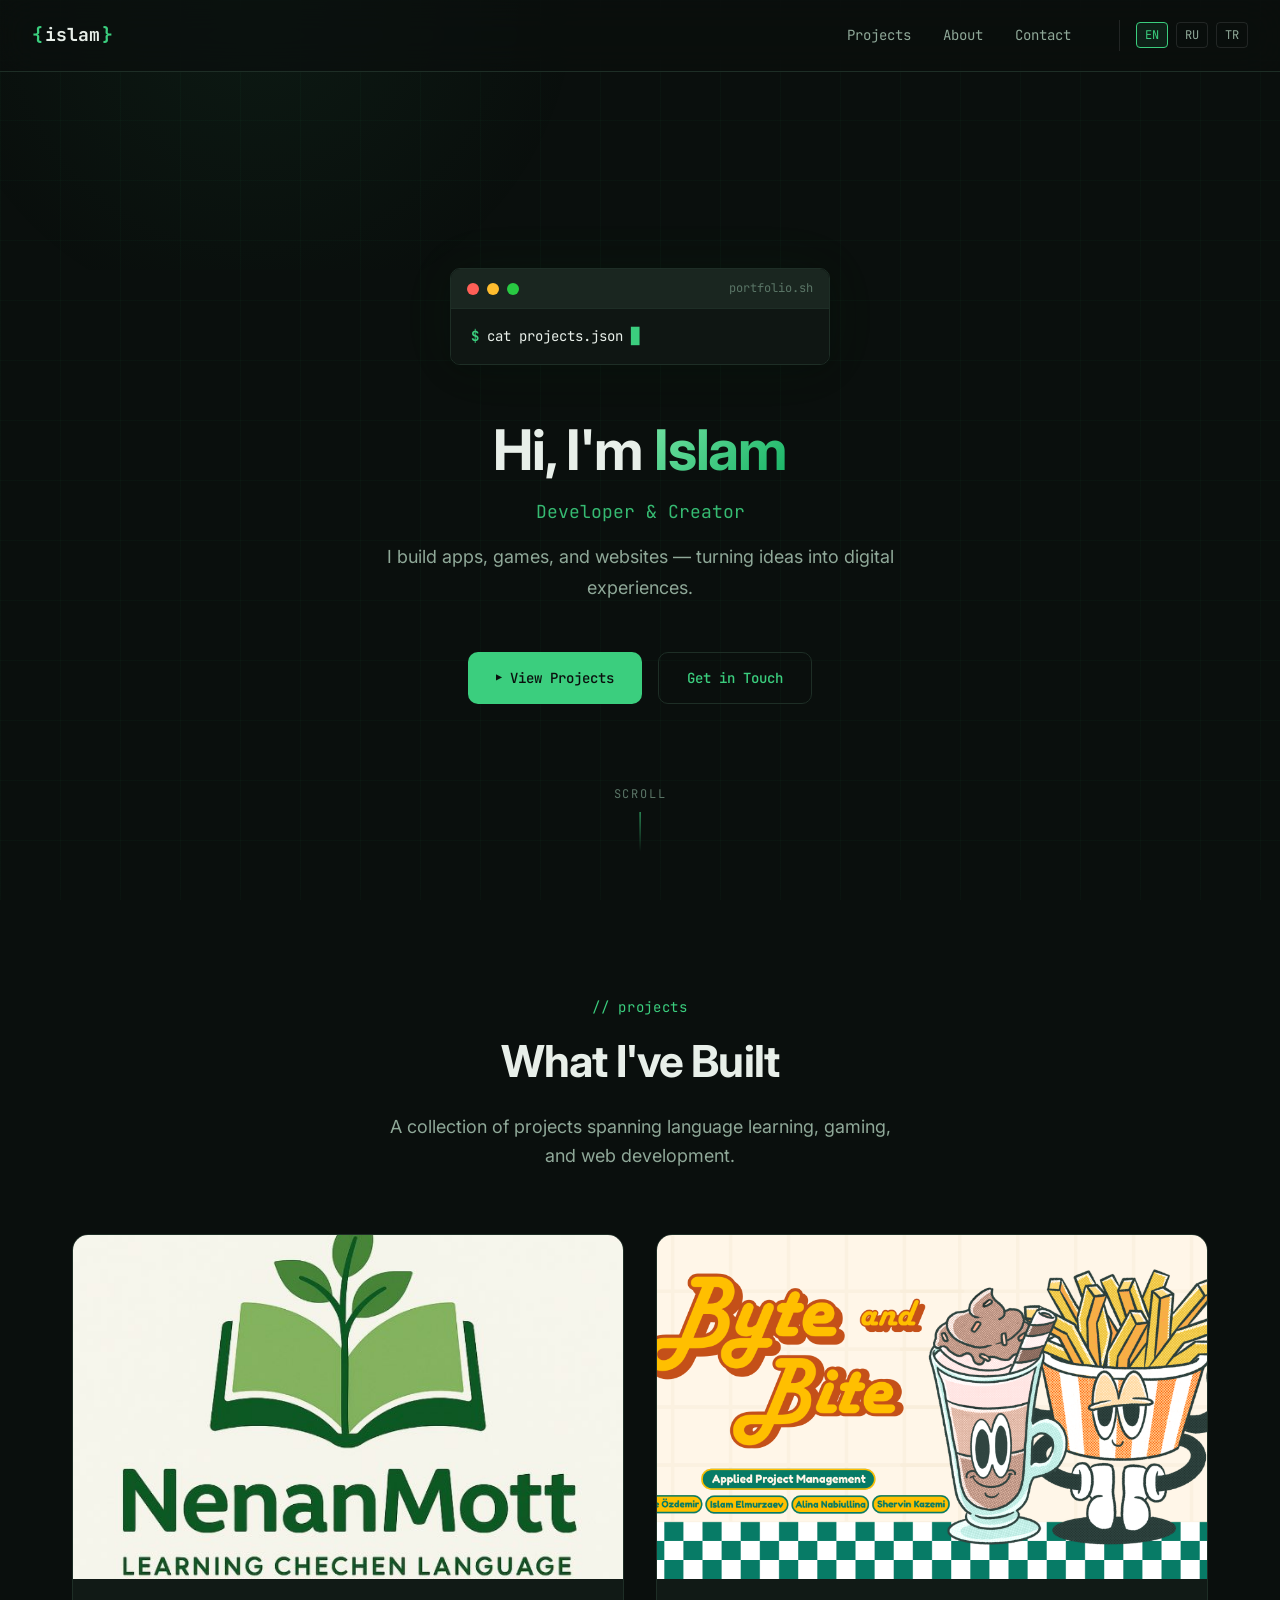
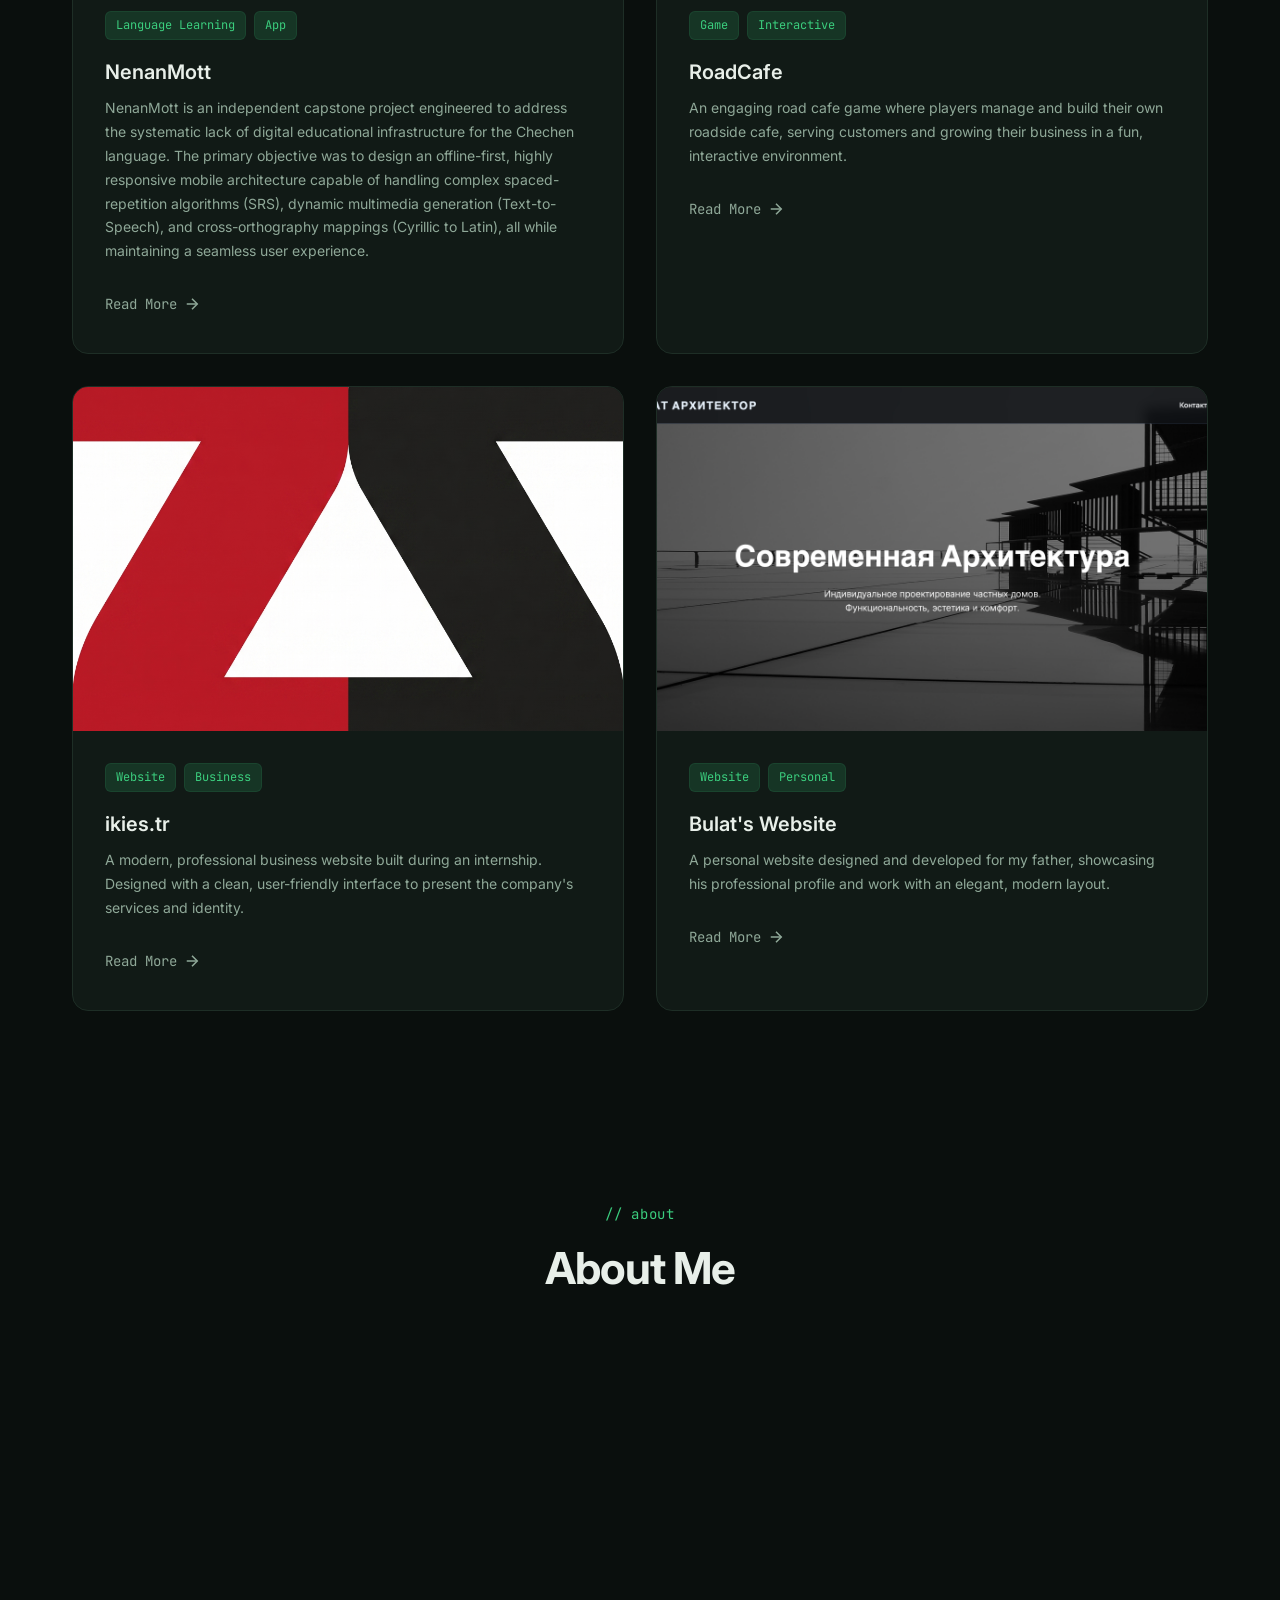
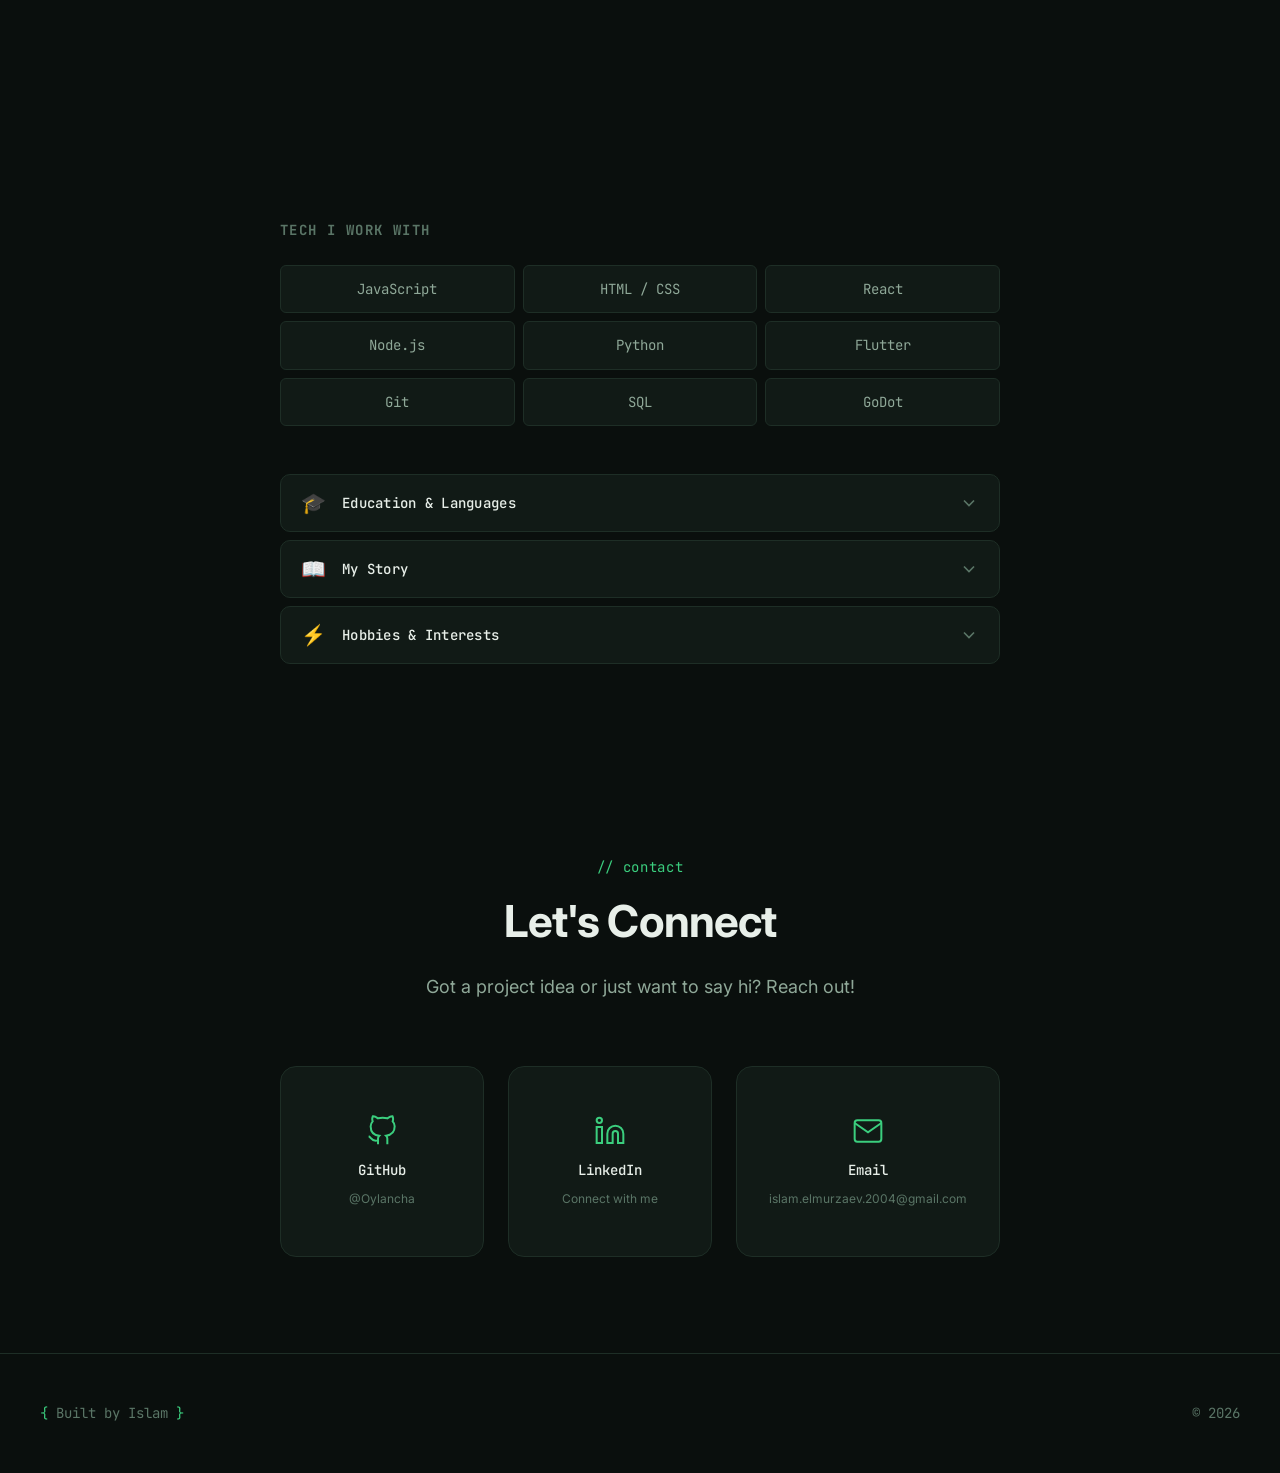
<file: index.html>
<!DOCTYPE html>
<html lang="en">

<head>
  <meta charset="UTF-8" />
  <meta name="viewport" content="width=device-width, initial-scale=1.0" />
  <title>Islam — Portfolio</title>
  <meta name="description"
    content="Islam's developer portfolio — showcasing projects in language learning, game development, and web design." />
  <meta name="keywords" content="developer, portfolio, web development, game development, language learning" />
  <meta name="author" content="Islam" />

  <link rel="preconnect" href="https://fonts.googleapis.com" />
  <link rel="preconnect" href="https://fonts.gstatic.com" crossorigin />
  <link
    href="https://fonts.googleapis.com/css2?family=JetBrains+Mono:wght@400;500;700&family=Inter:wght@300;400;500;600;700&display=swap"
    rel="stylesheet" />
  <link rel="stylesheet" href="style.css" />
  <script src="translations.js"></script>
</head>

<body>
  <!-- Animated background grid -->
  <div class="bg-grid" aria-hidden="true"></div>
  <div class="bg-glow" aria-hidden="true"></div>

  <!-- Navigation -->
  <nav class="nav" id="nav">
    <a href="#" class="nav__logo">
      <span class="nav__logo-bracket">{</span>
      <span class="nav__logo-name">islam</span>
      <span class="nav__logo-bracket">}</span>
    </a>
    <div class="nav__links">
      <a href="#projects" class="nav__link" data-i18n="nav-projects">Projects</a>
      <a href="#about" class="nav__link" data-i18n="nav-about">About</a>
      <a href="#contact" class="nav__link" data-i18n="nav-contact">Contact</a>
      <div class="lang-switch">
        <button class="lang-btn active" data-lang="en">EN</button>
        <button class="lang-btn" data-lang="ru">RU</button>
        <button class="lang-btn" data-lang="tr">TR</button>
      </div>
    </div>
    <button class="nav__toggle" id="navToggle" aria-label="Toggle menu">
      <span></span><span></span><span></span>
    </button>
  </nav>

  <!-- Mobile menu -->
  <div class="mobile-menu" id="mobileMenu">
    <a href="#projects" class="mobile-menu__link" data-i18n="nav-projects">Projects</a>
    <a href="#about" class="mobile-menu__link" data-i18n="nav-about">About</a>
    <a href="#contact" class="mobile-menu__link" data-i18n="nav-contact">Contact</a>
    <div class="lang-switch lang-switch--mobile">
      <button class="lang-btn active" data-lang="en">EN</button>
      <button class="lang-btn" data-lang="ru">RU</button>
      <button class="lang-btn" data-lang="tr">TR</button>
    </div>
  </div>

  <!-- Hero Section -->
  <header class="hero" id="hero">
    <div class="hero__content">
      <div class="hero__terminal">
        <div class="terminal__bar">
          <span class="terminal__dot terminal__dot--red"></span>
          <span class="terminal__dot terminal__dot--yellow"></span>
          <span class="terminal__dot terminal__dot--green"></span>
          <span class="terminal__title">portfolio.sh</span>
        </div>
        <div class="terminal__body">
          <p class="terminal__line">
            <span class="terminal__prompt">$</span>
            <span class="terminal__cmd" id="typedText"></span>
            <span class="terminal__cursor">█</span>
          </p>
        </div>
      </div>
      <h1 class="hero__title">
        Hi, I'm <span class="hero__name">Islam</span>
      </h1>
      <p class="hero__subtitle" data-i18n="hero-subtitle">Developer &amp; Creator</p>
      <p class="hero__description" data-i18n="hero-desc">
        I build apps, games, and websites — turning ideas into digital experiences.
      </p>
      <div class="hero__cta">
        <a href="#projects" class="btn btn--primary" data-i18n="hero-btn-projects">
          <span class="btn__icon">&#9654;</span> View Projects
        </a>
        <a href="#contact" class="btn btn--ghost" data-i18n="hero-btn-contact">Get in Touch</a>
      </div>
    </div>
    <div class="hero__scroll-indicator">
      <span data-i18n="hero-scroll">scroll</span>
      <div class="hero__scroll-line"></div>
    </div>
  </header>

  <!-- Projects Section -->
  <section class="projects" id="projects">
    <div class="section__header">
      <span class="section__label" data-i18n="sec-projects-label">// projects</span>
      <h2 class="section__title" data-i18n="sec-projects-title">What I've Built</h2>
      <p class="section__desc" data-i18n="sec-projects-desc">A collection of projects spanning language learning, gaming, and web development.</p>
    </div>

    <div class="projects__grid">

      <!-- Project 1: NenanMott -->
      <article class="project-card" id="project-nenanmott">
        <div class="project-card__media">
          <img src="assets/nenanmott-logo.jpg" alt="NenanMott app screenshot" />
          <!-- <video src="assets/nenanmott.mp4" autoplay muted loop playsinline></video> -->
        </div>
        <div class="project-card__content">
          <div class="project-card__tags">
            <span class="tag" data-i18n="tag-lang-learning">Language Learning</span>
            <span class="tag" data-i18n="tag-app">App</span>
          </div>
          <h3 class="project-card__title">NenanMott</h3>
          <p class="project-card__desc" data-i18n="proj-nenanmott-desc">
            A Chechen language learning application designed to help users learn and practice the Chechen language
            through interactive lessons and exercises.
          </p>
          <div class="project-card__links">
            <a href="project-nenanmott.html" class="project-card__link">
              <span data-i18n="proj-read-more">Read More</span>
              <svg width="18" height="18" viewBox="0 0 24 24" fill="none" stroke="currentColor" stroke-width="2">
                <line x1="5" y1="12" x2="19" y2="12"></line>
                <polyline points="12 5 19 12 12 19"></polyline>
              </svg>
            </a>
          </div>
        </div>
      </article>

      <!-- Project 2: RoadCafe (bab) -->
      <article class="project-card" id="project-roadcafe">
        <div class="project-card__media">
          <img src="assets/Byte.png" alt="RoadCafe game screenshot" />
          <!-- <video src="assets/roadcafe.mp4" autoplay muted loop playsinline></video> -->
        </div>
        <div class="project-card__content">
          <div class="project-card__tags">
            <span class="tag" data-i18n="tag-game">Game</span>
            <span class="tag" data-i18n="tag-interactive">Interactive</span>
          </div>
          <h3 class="project-card__title">RoadCafe</h3>
          <p class="project-card__desc" data-i18n="proj-roadcafe-desc">
            An engaging road cafe game where players manage and build their own roadside cafe, serving customers and
            growing their business in a fun, interactive environment.
          </p>
          <div class="project-card__links">
            <a href="project-roadcafe.html" class="project-card__link">
              <span data-i18n="proj-read-more">Read More</span>
              <svg width="18" height="18" viewBox="0 0 24 24" fill="none" stroke="currentColor" stroke-width="2">
                <line x1="5" y1="12" x2="19" y2="12"></line>
                <polyline points="12 5 19 12 12 19"></polyline>
              </svg>
            </a>
          </div>
        </div>
      </article>

      <!-- Project 3: ikies.tr -->
      <article class="project-card" id="project-ikies">
        <div class="project-card__media">

          <img src="assets/ikies-logo.jpg" alt="ikies.tr website screenshot" />
          <!-- <video src="assets/ikies.mp4" autoplay muted loop playsinline></video> -->
        </div>
        <div class="project-card__content">
          <div class="project-card__tags">
            <span class="tag" data-i18n="tag-website">Website</span>
            <span class="tag" data-i18n="tag-business">Business</span>
          </div>
          <h3 class="project-card__title">ikies.tr</h3>
          <p class="project-card__desc" data-i18n="proj-ikies-desc">
            A modern, professional business website built during an internship. Designed with a clean, user-friendly
            interface to present the company's services and identity.
          </p>
          <div class="project-card__links">
            <a href="project-ikies.html" class="project-card__link">
              <span data-i18n="proj-read-more">Read More</span>
              <svg width="18" height="18" viewBox="0 0 24 24" fill="none" stroke="currentColor" stroke-width="2">
                <line x1="5" y1="12" x2="19" y2="12"></line>
                <polyline points="12 5 19 12 12 19"></polyline>
              </svg>
            </a>
          </div>
        </div>
      </article>

      <!-- Project 4: Bulat -->
      <article class="project-card" id="project-bulat">
        <div class="project-card__media">

          <img src="assets/bulat-pic.png" alt="Bulat website screenshot" />
          <!-- <video src="assets/bulat.mp4" autoplay muted loop playsinline></video> -->
        </div>
        <div class="project-card__content">
          <div class="project-card__tags">
            <span class="tag" data-i18n="tag-website">Website</span>
            <span class="tag" data-i18n="tag-personal">Personal</span>
          </div>
          <h3 class="project-card__title">Bulat's Website</h3>
          <p class="project-card__desc" data-i18n="proj-bulat-desc">
            A personal website designed and developed for my father, showcasing his professional profile and work with
            an elegant, modern layout.
          </p>
          <div class="project-card__links">
            <a href="project-bulat.html" class="project-card__link">
              <span data-i18n="proj-read-more">Read More</span>
              <svg width="18" height="18" viewBox="0 0 24 24" fill="none" stroke="currentColor" stroke-width="2">
                <line x1="5" y1="12" x2="19" y2="12"></line>
                <polyline points="12 5 19 12 12 19"></polyline>
              </svg>
            </a>
          </div>
        </div>
      </article>

    </div>
  </section>

  <!-- About Section -->
  <section class="about" id="about">
    <div class="section__header">
      <span class="section__label" data-i18n="sec-about-label">// about</span>
      <h2 class="section__title" data-i18n="sec-about-title">About Me</h2>
    </div>
    <div class="about__content">
      <div class="about__text">
        <p data-i18n="about-p1">
          I'm a developer passionate about building things that matter - from language preservation tools to interactive
          games to clean, modern websites. I enjoy the full spectrum of development: designing interfaces, writing
          backend logic, and shipping polished products.
        </p>
        <p data-i18n="about-p2">
          When I'm not coding, I'm exploring new technologies, working on creative projects, or finding new ways to
          blend culture with tech.
        </p>
      </div>
      <div class="about__stats">
        <div class="stat">
          <span class="stat__number" data-target="4">0</span>
          <span class="stat__label" data-i18n="stat-projects">Projects</span>
        </div>
        <div class="stat">
          <span class="stat__number" data-target="3">0</span>
          <span class="stat__label" data-i18n="stat-domains">Domains</span>
        </div>
        <div class="stat">
          <span class="stat__number">&infin;</span>
          <span class="stat__label" data-i18n="stat-ideas">Ideas</span>
        </div>
      </div>
      <div class="about__tech">
        <h3 class="about__tech-title" data-i18n="tech-title">Tech I Work With</h3>
        <div class="tech-grid">
          <div class="tech-item">JavaScript</div>
          <div class="tech-item">HTML / CSS</div>
          <div class="tech-item">React</div>
          <div class="tech-item">Node.js</div>
          <div class="tech-item">Python</div>
          <div class="tech-item">Flutter</div>
          <div class="tech-item">Git</div>
          <div class="tech-item">SQL</div>
          <div class="tech-item">GoDot</div>
        </div>
      </div>

      <!-- Expandable Sections -->
      <div class="accordion-group">

        <!-- Education -->
        <div class="accordion" id="accordion-education">
          <button class="accordion__trigger" aria-expanded="false">
            <span class="accordion__icon">🎓</span>
            <span class="accordion__title" data-i18n="acc-edu-title">Education & Languages</span>
            <svg class="accordion__arrow" width="20" height="20" viewBox="0 0 24 24" fill="none" stroke="currentColor"
              stroke-width="2">
              <polyline points="6 9 12 15 18 9"></polyline>
            </svg>
          </button>
          <div class="accordion__panel">
            <div class="accordion__content">
              <h4 data-i18n="acc-edu-h4-academic">Academic Background</h4>
              <ul>
                <li data-i18n="acc-edu-li1"><strong>MSc in Mechanical Engineering</strong> | Istanbul Beykent University (Currently Studying)
                </li>
                <li data-i18n="acc-edu-li2"><strong>BSc in Computer Engineering</strong> | Istanbul Beykent University (2022 –
                  2026)<br>Graduated with a 3.51 GPA.</li>
                <li data-i18n="acc-edu-li3"><strong>High School Diploma</strong> | MBOU Gymnasium N5, Russia (Graduated 2022)<br>Graduated with
                  perfect grades. Awarded "Student of the Year" (2021). Winner of multiple regional Olympiads in
                  English.</li>
              </ul>
              <h4 data-i18n="acc-edu-h4-lang">Languages</h4>
              <ul>
                <li data-i18n="acc-edu-lang1"><strong>Russian:</strong> Native</li>
                <li data-i18n="acc-edu-lang2"><strong>Chechen:</strong> Native</li>
                <li data-i18n="acc-edu-lang3"><strong>English:</strong> C1 (Advanced)</li>
                <li data-i18n="acc-edu-lang4"><strong>Turkish:</strong> B1–B2 (Intermediate)</li>
              </ul>
            </div>
          </div>
        </div>

        <!-- Life Story -->
        <div class="accordion" id="accordion-life">
          <button class="accordion__trigger" aria-expanded="false">
            <span class="accordion__icon">📖</span>
            <span class="accordion__title" data-i18n="acc-story-title">My Story</span>
            <svg class="accordion__arrow" width="20" height="20" viewBox="0 0 24 24" fill="none" stroke="currentColor"
              stroke-width="2">
              <polyline points="6 9 12 15 18 9"></polyline>
            </svg>
          </button>
          <div class="accordion__panel">
            <div class="accordion__content">
              <p data-i18n="acc-story-p1">I was born and raised in Urus-Martan, a small town in Chechnya. Growing up, I was always into a mix of
                studying and sports, but during my school years, I really went all-in on my education. Around middle
                school, I started learning English and made up my mind that I wanted to study abroad. That was also when
                my childhood interest in tech hit a whole new level. I spent way too much time researching hacking,
                exploring tech in general, and trying to teach myself some programming languages.</p>
              <p data-i18n="acc-story-p2">But then things took a turn. In high school, I actually started preparing to become an architect. My
                dad is an architect, so I was fully planning to get my bachelor's in it. I even made a bunch of 3D
                projects and artwork during that phase that I still keep around today. At the very last second, though,
                I changed my mind and pivoted to Computer Engineering.</p>
              <p data-i18n="acc-story-p3">In 2022, I made the move to Istanbul and started my bachelor's at Beykent University. I learned a ton
                of programming languages—C, C++, C#, Java, Assembly, SQL—and scored really well on their exams, even
                though my focus wasn't on building practical projects with them at the time. Outside of coding and
                studying, I got really into photography. I've spent countless hours editing in Adobe Lightroom and
                putting together videos in CapCut, always trying to level up my skills. On top of that, in 2025, I
                decided to get serious about my physique. I hit some big goals in the gym and I've been staying
                consistent with my strength training ever since.</p>
            </div>
          </div>
        </div>

        <!-- Hobbies -->
        <div class="accordion" id="accordion-hobbies">
          <button class="accordion__trigger" aria-expanded="false">
            <span class="accordion__icon">⚡</span>
            <span class="accordion__title" data-i18n="acc-hob-title">Hobbies & Interests</span>
            <svg class="accordion__arrow" width="20" height="20" viewBox="0 0 24 24" fill="none" stroke="currentColor"
              stroke-width="2">
              <polyline points="6 9 12 15 18 9"></polyline>
            </svg>
          </button>
          <div class="accordion__panel">
            <div class="accordion__content">
              <p data-i18n="acc-hob-p">When I'm not studying or working, I'm usually doing one of these:</p>
              <ul>
                <li data-i18n="acc-hob-li1"><strong>Photography & Video Editing:</strong> Taking photos and editing videos to try and get better
                  at the craft.</li>
                <li data-i18n="acc-hob-li2"><strong>Pop-Science & Lectures:</strong> I'm a massive nerd for neurobiology, biology, physics, and
                  engineering. I love reading books or putting on a good lecture about how things work.</li>
                <li data-i18n="acc-hob-li3"><strong>The Gym:</strong> Strength training has become a huge, consistent part of my routine.</li>
                <li data-i18n="acc-hob-li4"><strong>Exploring & Mapping:</strong> I love wandering around new places and actually adding
                  locations, info, and details to Google Maps.</li>
                <li data-i18n="acc-hob-li5"><strong>Organizing:</strong> Files, physical items, literally anything. I just find it super
                  satisfying to put things in perfect order.</li>
              </ul>
            </div>
          </div>
        </div>

      </div>
    </div>
  </section>

  <!-- Contact Section -->
  <section class="contact" id="contact">
    <div class="section__header">
      <span class="section__label" data-i18n="sec-contact-label">// contact</span>
      <h2 class="section__title" data-i18n="sec-contact-title">Let's Connect</h2>
      <p class="section__desc" data-i18n="sec-contact-desc">Got a project idea or just want to say hi? Reach out!</p>
    </div>
    <div class="contact__links">
      <a href="https://github.com/Oylancha" class="contact-card" id="contact-github" target="_blank" rel="noopener">
        <svg class="contact-card__icon" width="32" height="32" viewBox="0 0 24 24" fill="none" stroke="currentColor"
          stroke-width="1.5">
          <path
            d="M9 19c-5 1.5-5-2.5-7-3m14 6v-3.87a3.37 3.37 0 0 0-.94-2.61c3.14-.35 6.44-1.54 6.44-7A5.44 5.44 0 0 0 20 4.77 5.07 5.07 0 0 0 19.91 1S18.73.65 16 2.48a13.38 13.38 0 0 0-7 0C6.27.65 5.09 1 5.09 1A5.07 5.07 0 0 0 5 4.77a5.44 5.44 0 0 0-1.5 3.78c0 5.42 3.3 6.61 6.44 7A3.37 3.37 0 0 0 9 18.13V22" />
        </svg>
        <span class="contact-card__label">GitHub</span>
        <span class="contact-card__value" data-i18n="contact-github-val">@Oylancha</span>
      </a>
      <a href="https://www.linkedin.com/in/islam-elmurzaev-1bb155248/" class="contact-card" id="contact-linkedin"
        target="_blank" rel="noopener">
        <svg class="contact-card__icon" width="32" height="32" viewBox="0 0 24 24" fill="none" stroke="currentColor"
          stroke-width="1.5">
          <path d="M16 8a6 6 0 0 1 6 6v7h-4v-7a2 2 0 0 0-2-2 2 2 0 0 0-2 2v7h-4v-7a6 6 0 0 1 6-6z" />
          <rect x="2" y="9" width="4" height="12" />
          <circle cx="4" cy="4" r="2" />
        </svg>
        <span class="contact-card__label">LinkedIn</span>
        <span class="contact-card__value" data-i18n="contact-li-val">Connect with me</span>
      </a>
      <a href="mailto:islam.elmurzaev.2004@gmail.com" class="contact-card" id="contact-email" target="_blank"
        rel="noopener">
        <svg class="contact-card__icon" width="32" height="32" viewBox="0 0 24 24" fill="none" stroke="currentColor"
          stroke-width="1.5">
          <path d="M4 4h16c1.1 0 2 .9 2 2v12c0 1.1-.9 2-2 2H4c-1.1 0-2-.9-2-2V6c0-1.1.9-2 2-2z" />
          <polyline points="22,6 12,13 2,6" />
        </svg>
        <span class="contact-card__label">Email</span>
        <span class="contact-card__value">islam.elmurzaev.2004@gmail.com</span>
      </a>
    </div>
  </section>

  <!-- Footer -->
  <footer class="footer">
    <div class="footer__content">
      <span class="footer__text">
        <span class="footer__bracket">{</span> <span data-i18n="footer-text">Built by Islam</span> <span class="footer__bracket">}</span>
      </span>
      <span class="footer__year">© 2026</span>
    </div>
  </footer>

  <script src="script.js"></script>
</body>

</html>
</file>
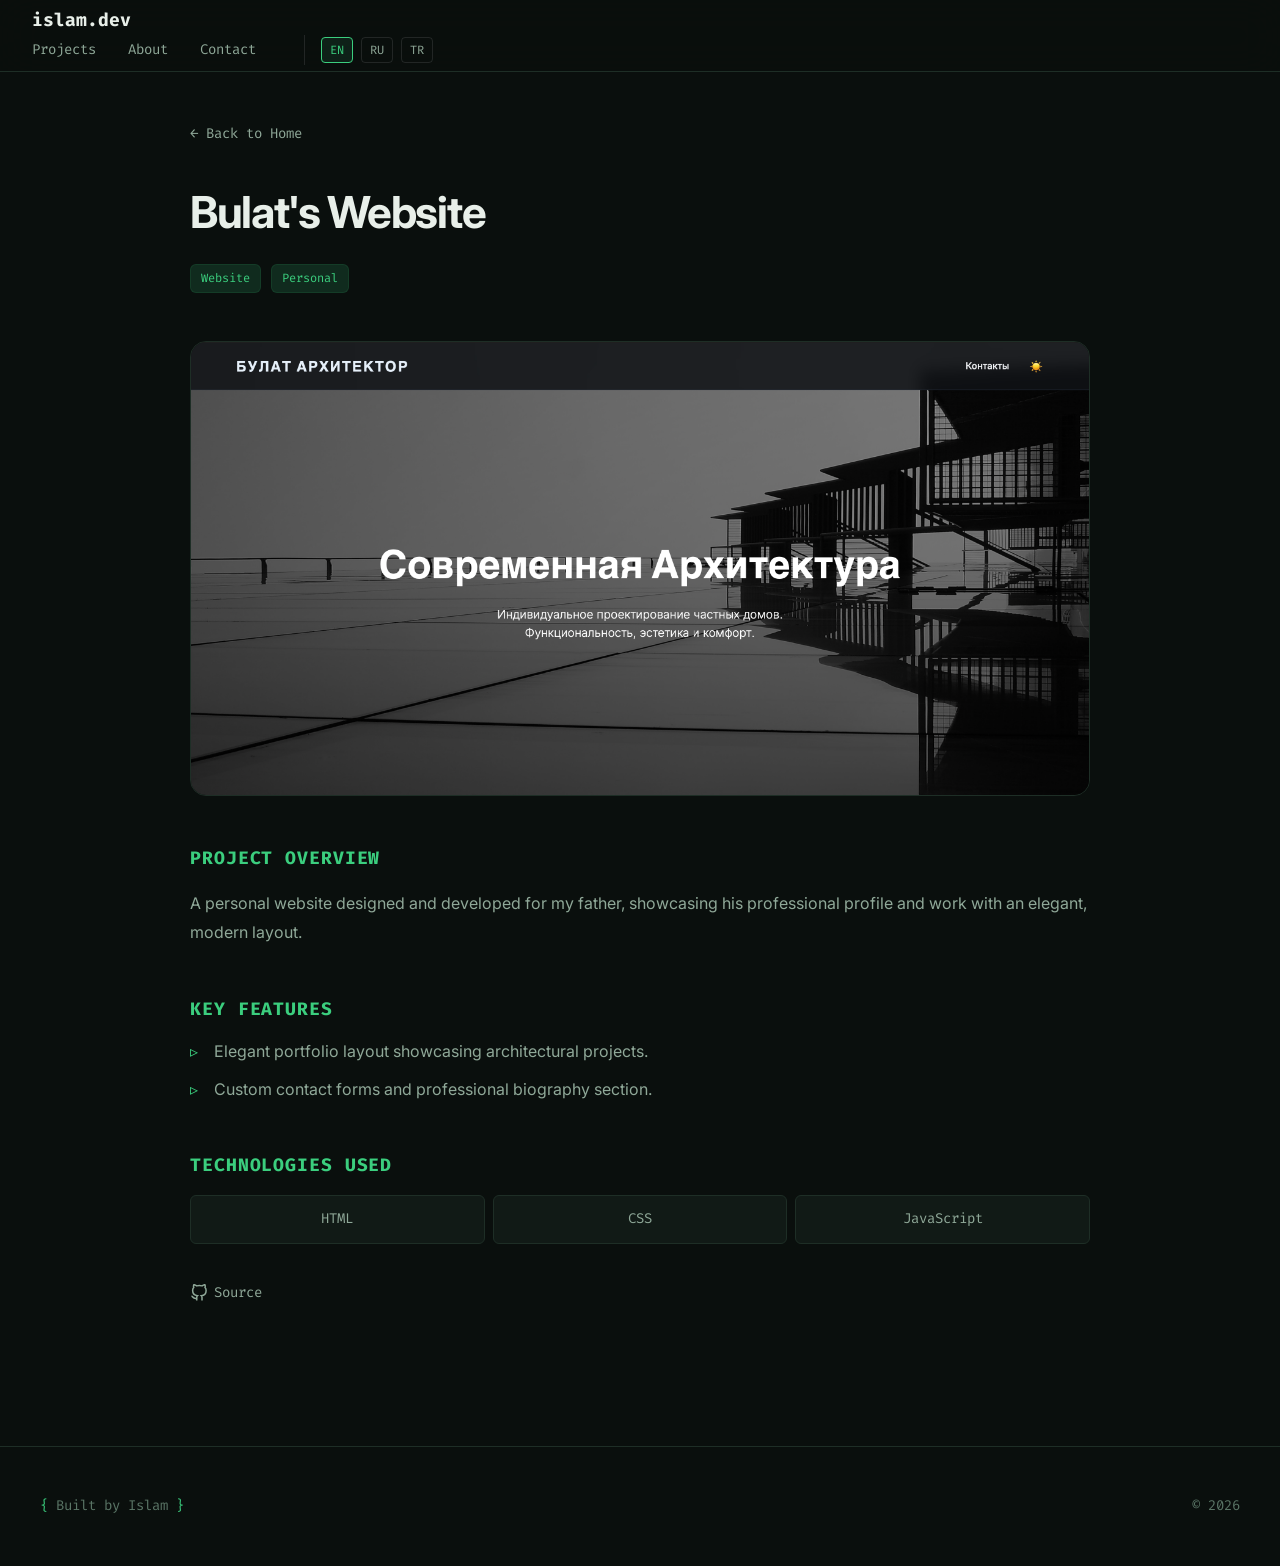
<file: project-bulat.html>
<!DOCTYPE html>
<html lang="en">
<head>
  <meta charset="UTF-8">
  <meta name="viewport" content="width=device-width, initial-scale=1.0">
  <title>Bulat Project | Islam's Portfolio</title>
  <link rel="stylesheet" href="style.css">
  <link rel="preconnect" href="https://fonts.googleapis.com">
  <link rel="preconnect" href="https://fonts.gstatic.com" crossorigin>
  <link href="https://fonts.googleapis.com/css2?family=Fira+Code:wght@400;500;700&family=Inter:wght@400;500;600;700&display=swap" rel="stylesheet">
</head>
<body>

  <!-- Navigation -->
  <nav class="nav" id="nav">
    <div class="nav__content">
      <div class="nav__logo">
        <a href="index.html" class="nav__logo-name" style="text-decoration:none; color:inherit;">islam.dev</a>
      </div>
      <div class="nav__links">
        <a href="index.html#projects" class="nav__link" data-i18n="nav-projects">Projects</a>
        <a href="index.html#about" class="nav__link" data-i18n="nav-about">About</a>
        <a href="index.html#contact" class="nav__link" data-i18n="nav-contact">Contact</a>
        <div class="lang-switch">
          <button class="lang-btn active" data-lang="en">EN</button>
          <button class="lang-btn" data-lang="ru">RU</button>
          <button class="lang-btn" data-lang="tr">TR</button>
        </div>
      </div>
      <button class="nav__toggle" id="navToggle" aria-label="Toggle menu">
        <span></span>
        <span></span>
        <span></span>
      </button>
    </div>
  </nav>

  <!-- Mobile Menu -->
  <div class="mobile-menu" id="mobileMenu">
    <a href="index.html#projects" class="mobile-menu__link" data-i18n="nav-projects">Projects</a>
    <a href="index.html#about" class="mobile-menu__link" data-i18n="nav-about">About</a>
    <a href="index.html#contact" class="mobile-menu__link" data-i18n="nav-contact">Contact</a>
    <div class="lang-switch lang-switch--mobile">
      <button class="lang-btn active" data-lang="en">EN</button>
      <button class="lang-btn" data-lang="ru">RU</button>
      <button class="lang-btn" data-lang="tr">TR</button>
    </div>
  </div>

  <!-- Main Content -->
  <main class="project-page">
    
    <div class="project-header">
      <a href="index.html#projects" class="btn-back" data-i18n="proj-btn-back">&larr; Back to Home</a>
      <h1 class="project-header__title">Bulat's Website</h1>
      <div class="project-header__tags">
        <span class="tag" data-i18n="tag-website">Website</span>
        <span class="tag" data-i18n="tag-personal">Personal</span>
      </div>
    </div>

    <div class="project-hero-media">
      <img src="assets/bulat-pic.png" alt="Bulat Project">
    </div>

    <div class="project-section">
      <h2 class="project-section__title" data-i18n="proj-sec-overview">Project Overview</h2>
      <p data-i18n="proj-bulat-desc">
        A personal website designed and developed for my father, showcasing his professional profile and work with an elegant, modern layout.
      </p>
    </div>

    <div class="project-section">
      <h2 class="project-section__title" data-i18n="proj-sec-features">Key Features</h2>
      <ul class="project-features-list">
        <li data-i18n="proj-bulat-feat1">Elegant portfolio layout showcasing architectural projects.</li>
        <li data-i18n="proj-bulat-feat2">Custom contact forms and professional biography section.</li>
      </ul>
    </div>

    <div class="project-section">
      <h2 class="project-section__title" data-i18n="proj-sec-tech">Technologies Used</h2>
      <div class="tech-grid" style="margin-top: 10px;">
        <div class="tech-item">HTML</div>
        <div class="tech-item">CSS</div>
        <div class="tech-item">JavaScript</div>
      </div>
      
      <div class="project-links">
        <a href="https://oylancha.github.io" class="project-card__link" target="_blank" rel="noopener">
          <svg width="18" height="18" viewBox="0 0 24 24" fill="none" stroke="currentColor" stroke-width="2">
            <path d="M9 19c-5 1.5-5-2.5-7-3m14 6v-3.87a3.37 3.37 0 0 0-.94-2.61c3.14-.35 6.44-1.54 6.44-7A5.44 5.44 0 0 0 20 4.77 5.07 5.07 0 0 0 19.91 1S18.73.65 16 2.48a13.38 13.38 0 0 0-7 0C6.27.65 5.09 1 5.09 1A5.07 5.07 0 0 0 5 4.77a5.44 5.44 0 0 0-1.5 3.78c0 5.42 3.3 6.61 6.44 7A3.37 3.37 0 0 0 9 18.13V22"></path>
          </svg>
          <span data-i18n="proj-link-source">Source</span>
        </a>
      </div>
    </div>
  </main>

  <!-- Footer -->
  <footer class="footer" style="margin-top: 40px;">
    <div class="footer__content">
      <span class="footer__text">
        <span class="footer__bracket">{</span> <span data-i18n="footer-text">Built by Islam</span> <span class="footer__bracket">}</span>
      </span>
      <span class="footer__year">© 2026</span>
    </div>
  </footer>

  <script src="translations.js"></script>
  <script src="script.js"></script>
</body>
</html>
</file>
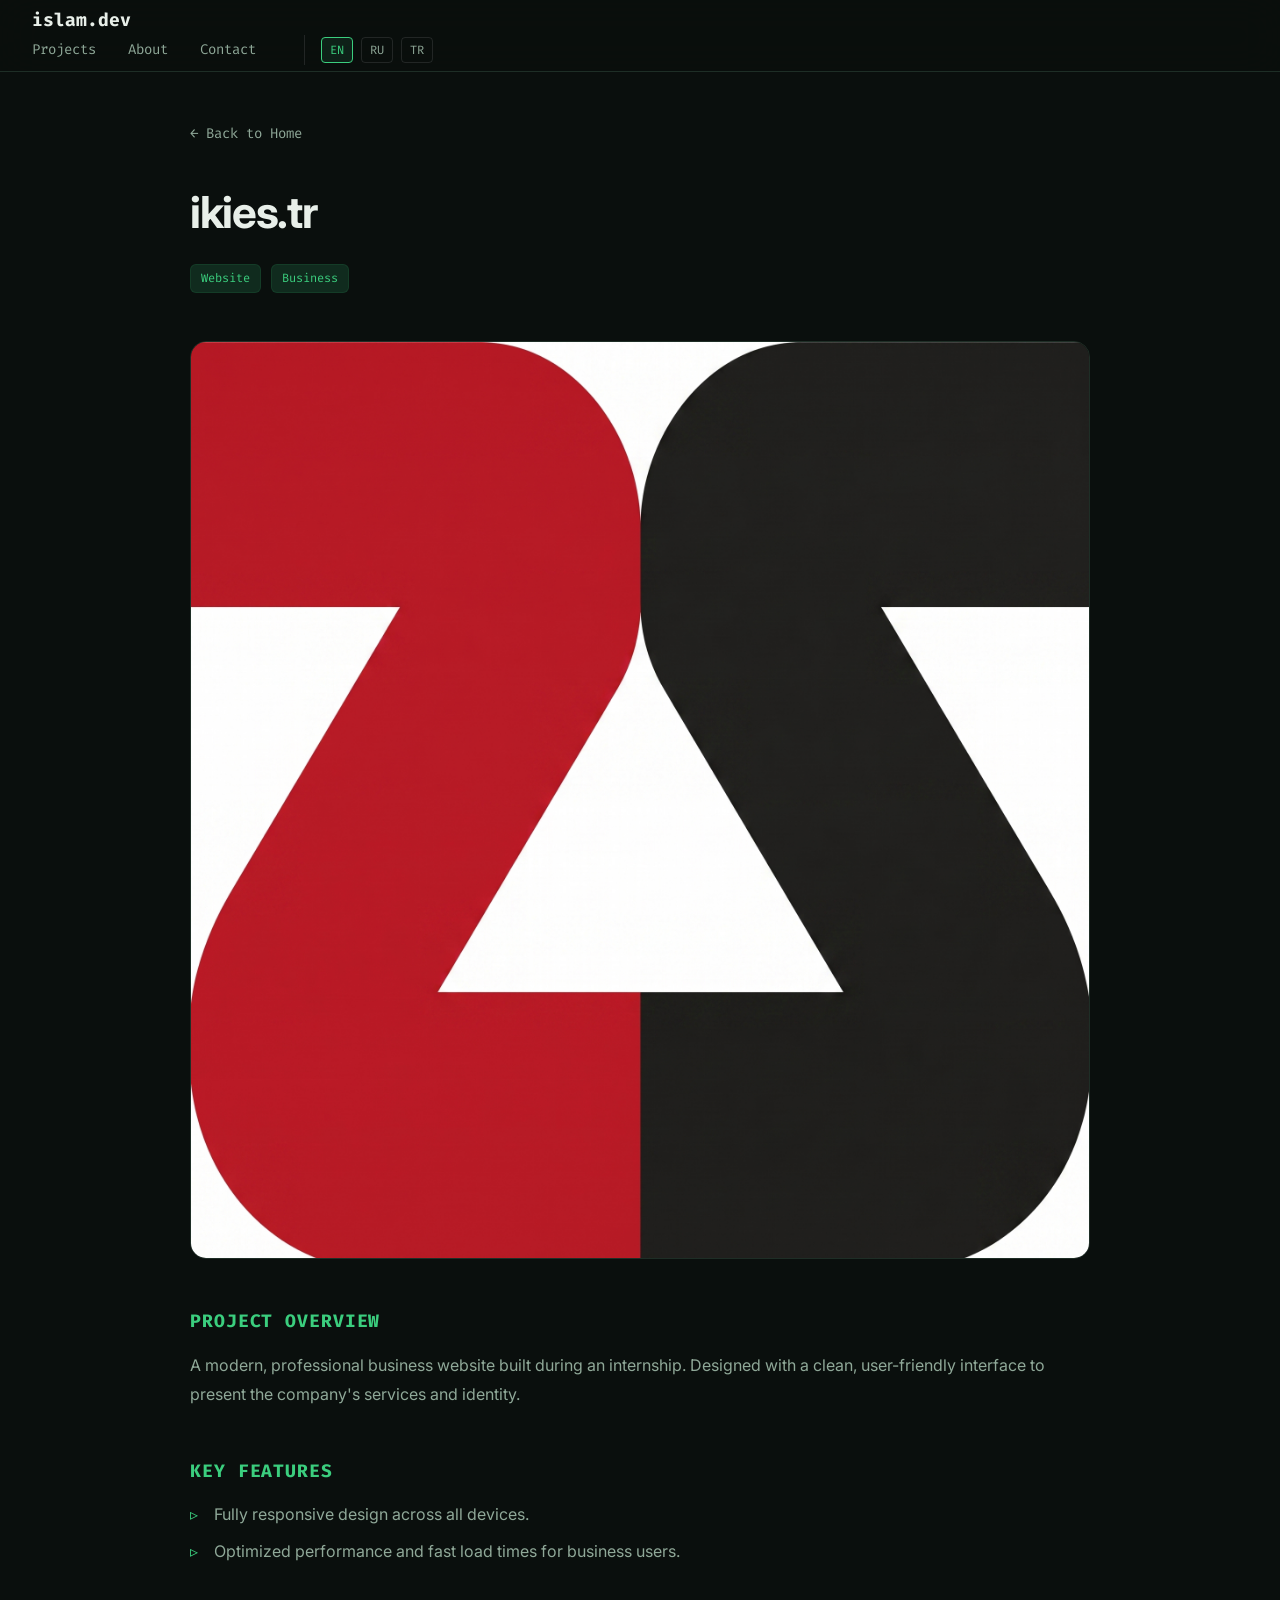
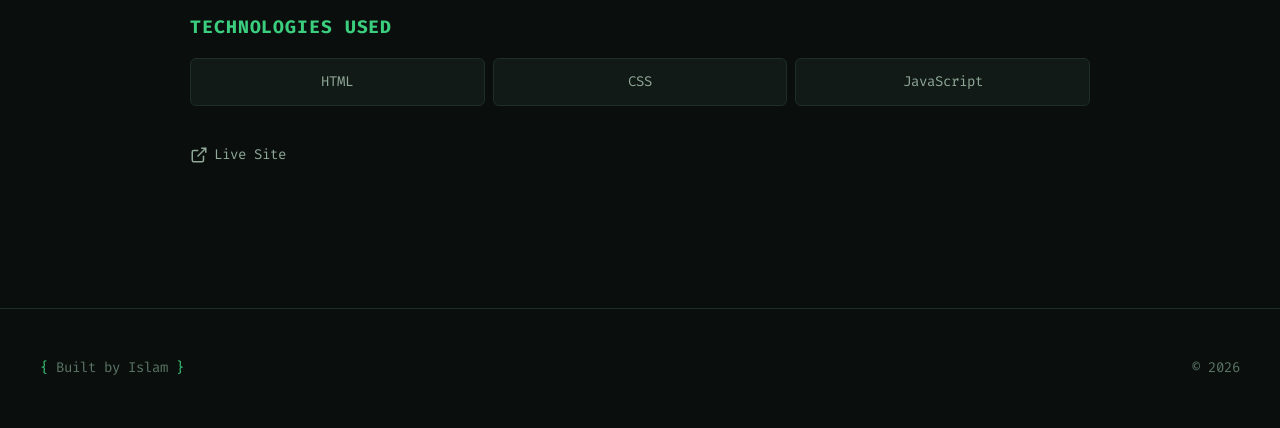
<file: project-ikies.html>
<!DOCTYPE html>
<html lang="en">
<head>
  <meta charset="UTF-8">
  <meta name="viewport" content="width=device-width, initial-scale=1.0">
  <title>ikies.tr Project | Islam's Portfolio</title>
  <link rel="stylesheet" href="style.css">
  <link rel="preconnect" href="https://fonts.googleapis.com">
  <link rel="preconnect" href="https://fonts.gstatic.com" crossorigin>
  <link href="https://fonts.googleapis.com/css2?family=Fira+Code:wght@400;500;700&family=Inter:wght@400;500;600;700&display=swap" rel="stylesheet">
</head>
<body>

  <!-- Navigation -->
  <nav class="nav" id="nav">
    <div class="nav__content">
      <div class="nav__logo">
        <a href="index.html" class="nav__logo-name" style="text-decoration:none; color:inherit;">islam.dev</a>
      </div>
      <div class="nav__links">
        <a href="index.html#projects" class="nav__link" data-i18n="nav-projects">Projects</a>
        <a href="index.html#about" class="nav__link" data-i18n="nav-about">About</a>
        <a href="index.html#contact" class="nav__link" data-i18n="nav-contact">Contact</a>
        <div class="lang-switch">
          <button class="lang-btn active" data-lang="en">EN</button>
          <button class="lang-btn" data-lang="ru">RU</button>
          <button class="lang-btn" data-lang="tr">TR</button>
        </div>
      </div>
      <button class="nav__toggle" id="navToggle" aria-label="Toggle menu">
        <span></span>
        <span></span>
        <span></span>
      </button>
    </div>
  </nav>

  <!-- Mobile Menu -->
  <div class="mobile-menu" id="mobileMenu">
    <a href="index.html#projects" class="mobile-menu__link" data-i18n="nav-projects">Projects</a>
    <a href="index.html#about" class="mobile-menu__link" data-i18n="nav-about">About</a>
    <a href="index.html#contact" class="mobile-menu__link" data-i18n="nav-contact">Contact</a>
    <div class="lang-switch lang-switch--mobile">
      <button class="lang-btn active" data-lang="en">EN</button>
      <button class="lang-btn" data-lang="ru">RU</button>
      <button class="lang-btn" data-lang="tr">TR</button>
    </div>
  </div>

  <!-- Main Content -->
  <main class="project-page">
    
    <div class="project-header">
      <a href="index.html#projects" class="btn-back" data-i18n="proj-btn-back">&larr; Back to Home</a>
      <h1 class="project-header__title">ikies.tr</h1>
      <div class="project-header__tags">
        <span class="tag" data-i18n="tag-website">Website</span>
        <span class="tag" data-i18n="tag-business">Business</span>
      </div>
    </div>

    <div class="project-hero-media">
      <img src="assets/ikies-logo.jpg" alt="ikies.tr Project">
    </div>

    <div class="project-section">
      <h2 class="project-section__title" data-i18n="proj-sec-overview">Project Overview</h2>
      <p data-i18n="proj-ikies-desc">
        A modern, professional business website built during an internship. Designed with a clean, user-friendly interface to present the company's services and identity.
      </p>
    </div>

    <div class="project-section">
      <h2 class="project-section__title" data-i18n="proj-sec-features">Key Features</h2>
      <ul class="project-features-list">
        <li data-i18n="proj-ikies-feat1">Fully responsive design across all devices.</li>
        <li data-i18n="proj-ikies-feat2">Optimized performance and fast load times for business users.</li>
      </ul>
    </div>

    <div class="project-section">
      <h2 class="project-section__title" data-i18n="proj-sec-tech">Technologies Used</h2>
      <div class="tech-grid" style="margin-top: 10px;">
        <div class="tech-item">HTML</div>
        <div class="tech-item">CSS</div>
        <div class="tech-item">JavaScript</div>
      </div>
      
      <div class="project-links">
        <a href="https://ikies.tr" class="project-card__link" target="_blank" rel="noopener">
          <svg width="18" height="18" viewBox="0 0 24 24" fill="none" stroke="currentColor" stroke-width="2">
            <path d="M18 13v6a2 2 0 0 1-2 2H5a2 2 0 0 1-2-2V8a2 2 0 0 1 2-2h6"></path>
            <polyline points="15 3 21 3 21 9"></polyline>
            <line x1="10" y1="14" x2="21" y2="3"></line>
          </svg>
          <span data-i18n="proj-link-live">Live Site</span>
        </a>
      </div>
    </div>
  </main>

  <!-- Footer -->
  <footer class="footer" style="margin-top: 40px;">
    <div class="footer__content">
      <span class="footer__text">
        <span class="footer__bracket">{</span> <span data-i18n="footer-text">Built by Islam</span> <span class="footer__bracket">}</span>
      </span>
      <span class="footer__year">© 2026</span>
    </div>
  </footer>

  <script src="translations.js"></script>
  <script src="script.js"></script>
</body>
</html>
</file>
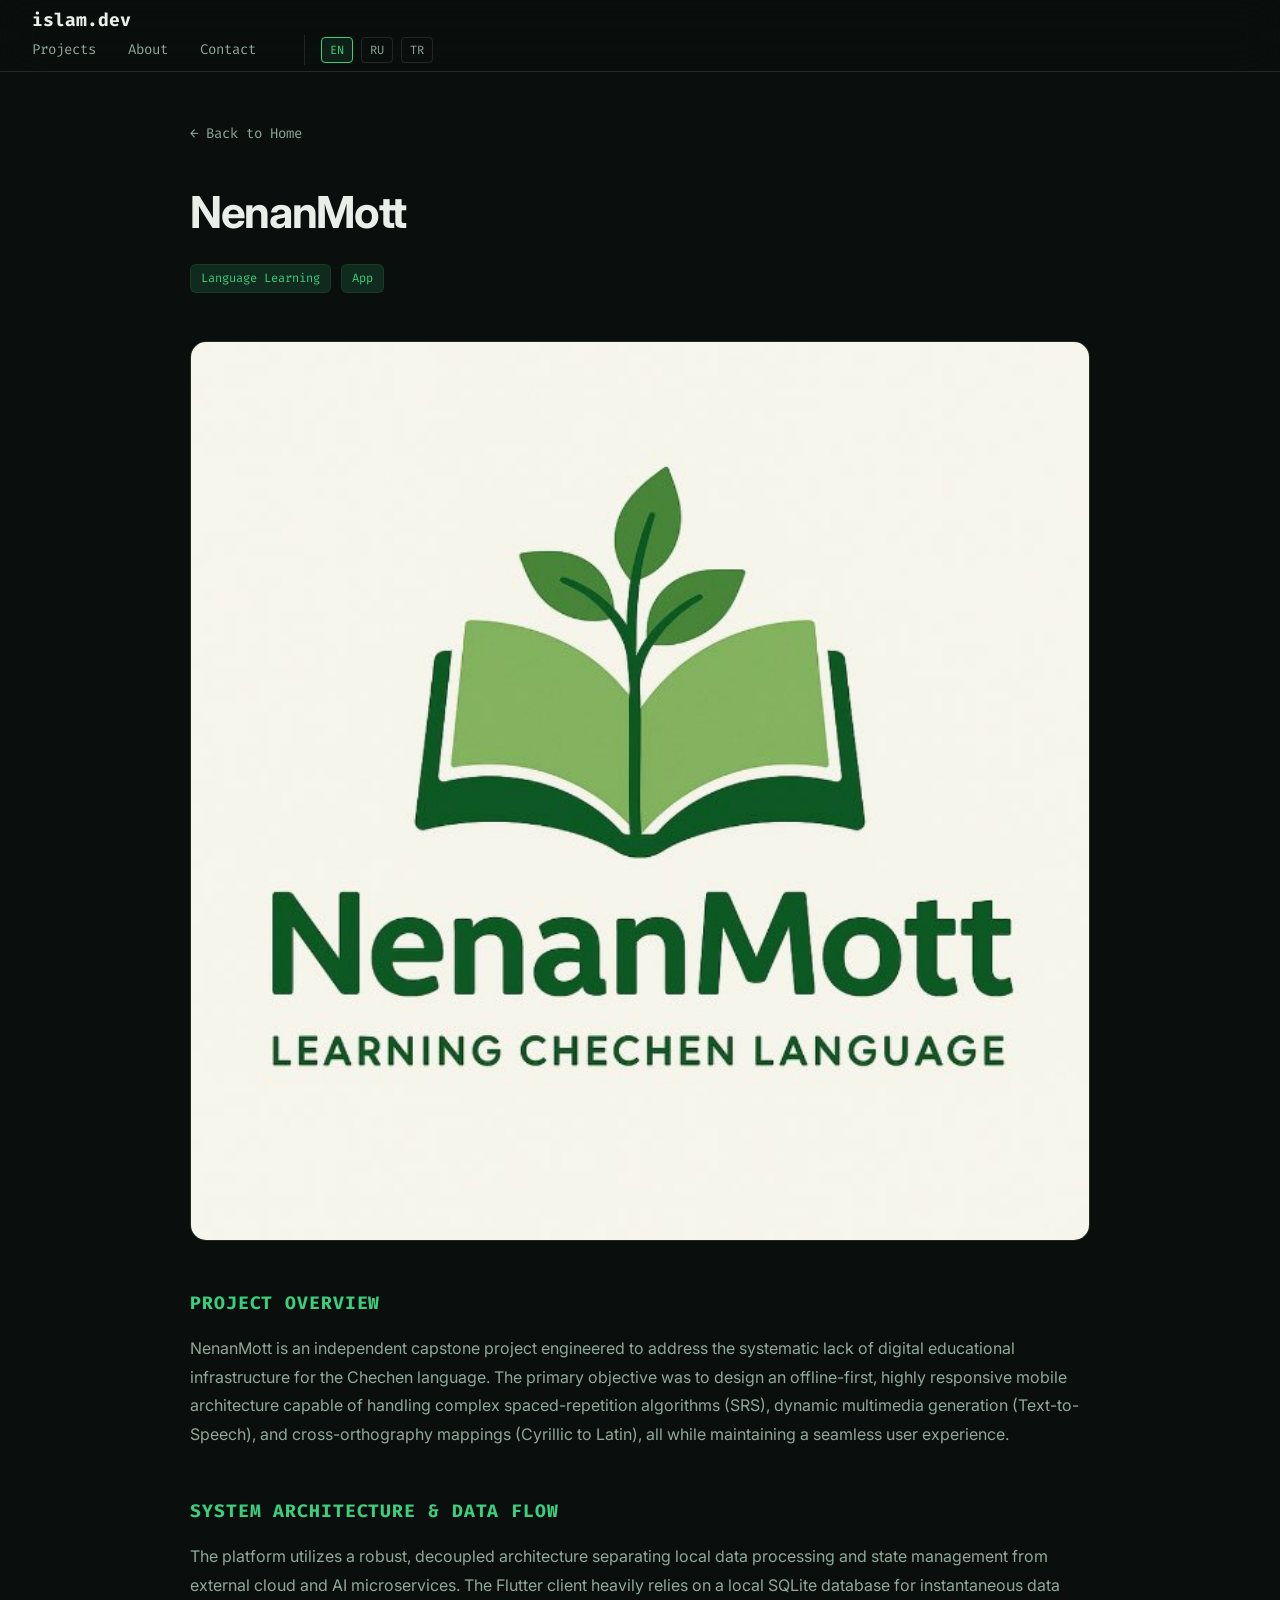
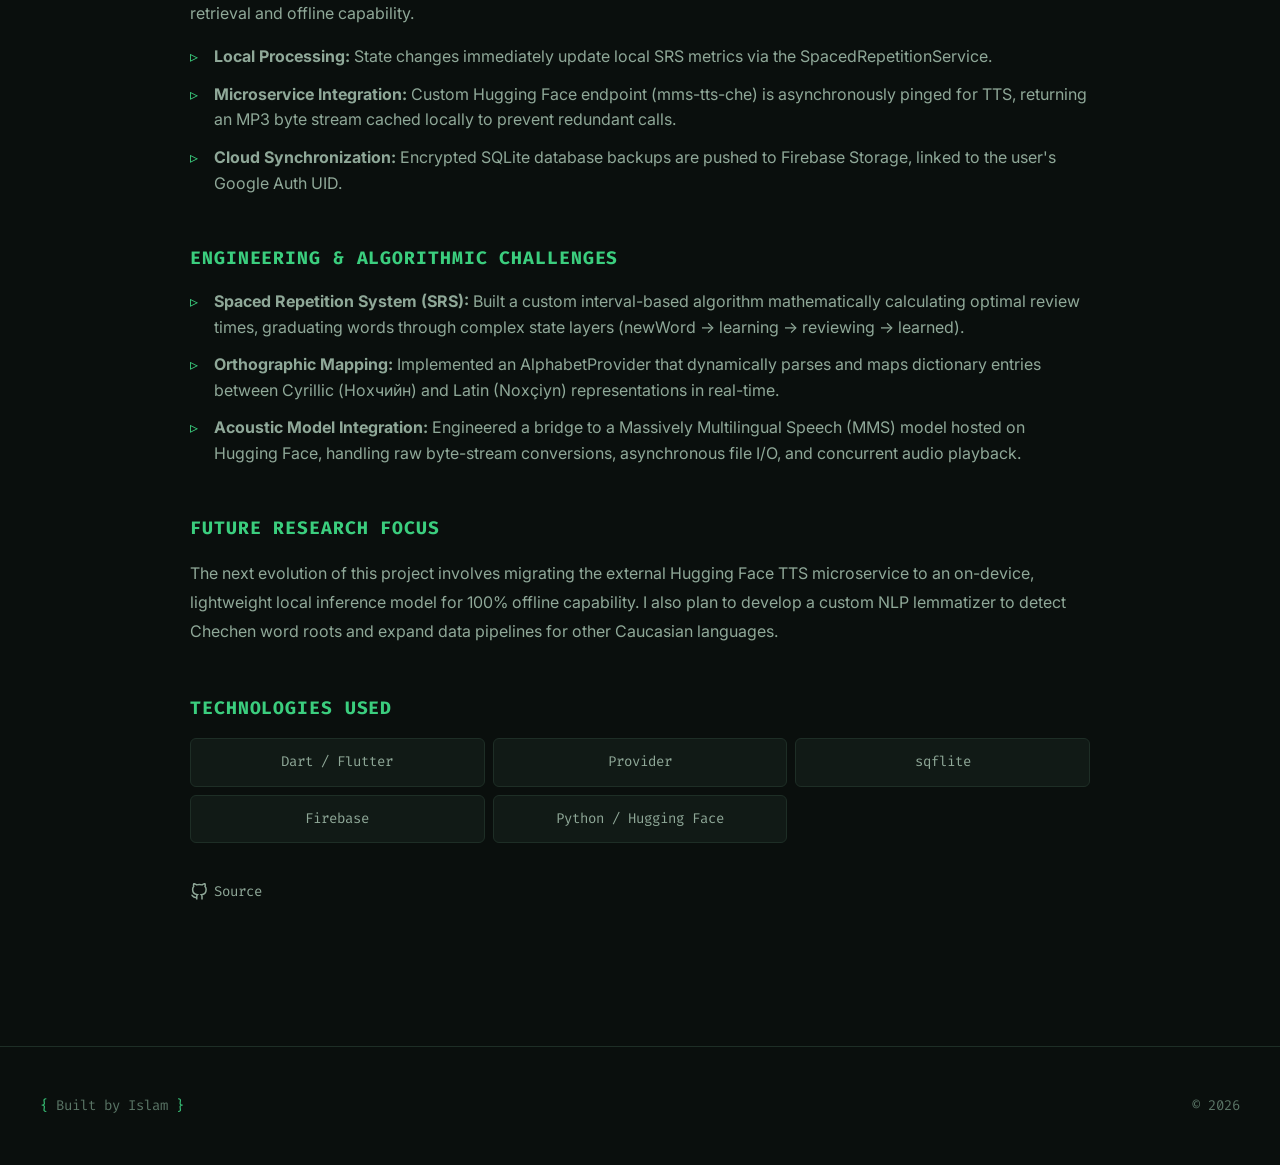
<file: project-nenanmott.html>
<!DOCTYPE html>
<html lang="en">

<head>
  <meta charset="UTF-8">
  <meta name="viewport" content="width=device-width, initial-scale=1.0">
  <title>NenanMott Project | Islam's Portfolio</title>
  <link rel="stylesheet" href="style.css">
  <link rel="preconnect" href="https://fonts.googleapis.com">
  <link rel="preconnect" href="https://fonts.gstatic.com" crossorigin>
  <link
    href="https://fonts.googleapis.com/css2?family=Fira+Code:wght@400;500;700&family=Inter:wght@400;500;600;700&display=swap"
    rel="stylesheet">
</head>

<body>

  <!-- Navigation -->
  <nav class="nav" id="nav">
    <div class="nav__content">
      <div class="nav__logo">
        <a href="index.html" class="nav__logo-name" style="text-decoration:none; color:inherit;">islam.dev</a>
      </div>
      <div class="nav__links">
        <a href="index.html#projects" class="nav__link" data-i18n="nav-projects">Projects</a>
        <a href="index.html#about" class="nav__link" data-i18n="nav-about">About</a>
        <a href="index.html#contact" class="nav__link" data-i18n="nav-contact">Contact</a>
        <div class="lang-switch">
          <button class="lang-btn active" data-lang="en">EN</button>
          <button class="lang-btn" data-lang="ru">RU</button>
          <button class="lang-btn" data-lang="tr">TR</button>
        </div>
      </div>
      <button class="nav__toggle" id="navToggle" aria-label="Toggle menu">
        <span></span>
        <span></span>
        <span></span>
      </button>
    </div>
  </nav>

  <!-- Mobile Menu -->
  <div class="mobile-menu" id="mobileMenu">
    <a href="index.html#projects" class="mobile-menu__link" data-i18n="nav-projects">Projects</a>
    <a href="index.html#about" class="mobile-menu__link" data-i18n="nav-about">About</a>
    <a href="index.html#contact" class="mobile-menu__link" data-i18n="nav-contact">Contact</a>
    <div class="lang-switch lang-switch--mobile">
      <button class="lang-btn active" data-lang="en">EN</button>
      <button class="lang-btn" data-lang="ru">RU</button>
      <button class="lang-btn" data-lang="tr">TR</button>
    </div>
  </div>

  <!-- Main Content -->
  <main class="project-page">

    <div class="project-header">
      <a href="index.html#projects" class="btn-back" data-i18n="proj-btn-back">&larr; Back to Home</a>
      <h1 class="project-header__title">NenanMott</h1>
      <div class="project-header__tags">
        <span class="tag" data-i18n="tag-lang-learning">Language Learning</span>
        <span class="tag" data-i18n="tag-app">App</span>
      </div>
    </div>

    <div class="project-hero-media">
      <img src="assets/nenanmott-logo.jpg" alt="NenanMott Project">
    </div>

    <div class="project-section">
      <h2 class="project-section__title" data-i18n="proj-sec-overview">Project Overview</h2>
      <p data-i18n="proj-nenanmott-desc">
        A Chechen language learning application designed to help users learn and practice the Chechen language through
        interactive lessons and exercises.
      </p>
    </div>

    <div class="project-section">
      <h2 class="project-section__title" data-i18n="proj-nenanmott-arch-title">System Architecture & Data Flow</h2>
      <p data-i18n="proj-nenanmott-arch-p1">
        The platform utilizes a robust, decoupled architecture separating local data processing and state management from external cloud and AI microservices. The Flutter client heavily relies on a local SQLite database for instantaneous data retrieval and offline capability.
      </p>
      <ul class="project-features-list">
        <li data-i18n="proj-nenanmott-arch-li1"><strong>Local Processing:</strong> State changes immediately update local SRS metrics via the SpacedRepetitionService.</li>
        <li data-i18n="proj-nenanmott-arch-li2"><strong>Microservice Integration:</strong> Custom Hugging Face endpoint (mms-tts-che) is asynchronously pinged for TTS, returning an MP3 byte stream cached locally to prevent redundant calls.</li>
        <li data-i18n="proj-nenanmott-arch-li3"><strong>Cloud Synchronization:</strong> Encrypted SQLite database backups are pushed to Firebase Storage, linked to the user's Google Auth UID.</li>
      </ul>
    </div>

    <div class="project-section">
      <h2 class="project-section__title" data-i18n="proj-nenanmott-eng-title">Engineering & Algorithmic Challenges</h2>
      <ul class="project-features-list">
        <li data-i18n="proj-nenanmott-eng-li1"><strong>Spaced Repetition System (SRS):</strong> Built a custom interval-based algorithm mathematically calculating optimal review times, graduating words through complex state layers (newWord -> learning -> reviewing -> learned).</li>
        <li data-i18n="proj-nenanmott-eng-li2"><strong>Orthographic Mapping:</strong> Implemented an AlphabetProvider that dynamically parses and maps dictionary entries between Cyrillic (Нохчийн) and Latin (Noxçiyn) representations in real-time.</li>
        <li data-i18n="proj-nenanmott-eng-li3"><strong>Acoustic Model Integration:</strong> Engineered a bridge to a Massively Multilingual Speech (MMS) model hosted on Hugging Face, handling raw byte-stream conversions, asynchronous file I/O, and concurrent audio playback.</li>
      </ul>
    </div>

    <div class="project-section">
      <h2 class="project-section__title" data-i18n="proj-nenanmott-future-title">Future Research Focus</h2>
      <p data-i18n="proj-nenanmott-future-p1">
        The next evolution of this project involves migrating the external Hugging Face TTS microservice to an on-device, lightweight local inference model for 100% offline capability. I also plan to develop a custom NLP lemmatizer to detect Chechen word roots and expand data pipelines for other Caucasian languages.
      </p>
    </div>

    <div class="project-section">
      <h2 class="project-section__title" data-i18n="proj-sec-tech">Technologies Used</h2>
      <div class="tech-grid" style="margin-top: 10px;">
        <div class="tech-item">Dart / Flutter</div>
        <div class="tech-item">Provider</div>
        <div class="tech-item">sqflite</div>
        <div class="tech-item">Firebase</div>
        <div class="tech-item">Python / Hugging Face</div>
      </div>

      <div class="project-links">
        <a href="https://github.com/Oylancha/NenanMott_architecture" class="project-card__link" target="_blank"
          rel="noopener">
          <svg width="18" height="18" viewBox="0 0 24 24" fill="none" stroke="currentColor" stroke-width="2">
            <path
              d="M9 19c-5 1.5-5-2.5-7-3m14 6v-3.87a3.37 3.37 0 0 0-.94-2.61c3.14-.35 6.44-1.54 6.44-7A5.44 5.44 0 0 0 20 4.77 5.07 5.07 0 0 0 19.91 1S18.73.65 16 2.48a13.38 13.38 0 0 0-7 0C6.27.65 5.09 1 5.09 1A5.07 5.07 0 0 0 5 4.77a5.44 5.44 0 0 0-1.5 3.78c0 5.42 3.3 6.61 6.44 7A3.37 3.37 0 0 0 9 18.13V22">
            </path>
          </svg>
          <span data-i18n="proj-link-source">Source</span>
        </a>
      </div>
    </div>
  </main>

  <!-- Footer -->
  <footer class="footer" style="margin-top: 40px;">
    <div class="footer__content">
      <span class="footer__text">
        <span class="footer__bracket">{</span> <span data-i18n="footer-text">Built by Islam</span> <span
          class="footer__bracket">}</span>
      </span>
      <span class="footer__year">© 2026</span>
    </div>
  </footer>

  <script src="translations.js"></script>
  <script src="script.js"></script>
</body>

</html>
</file>
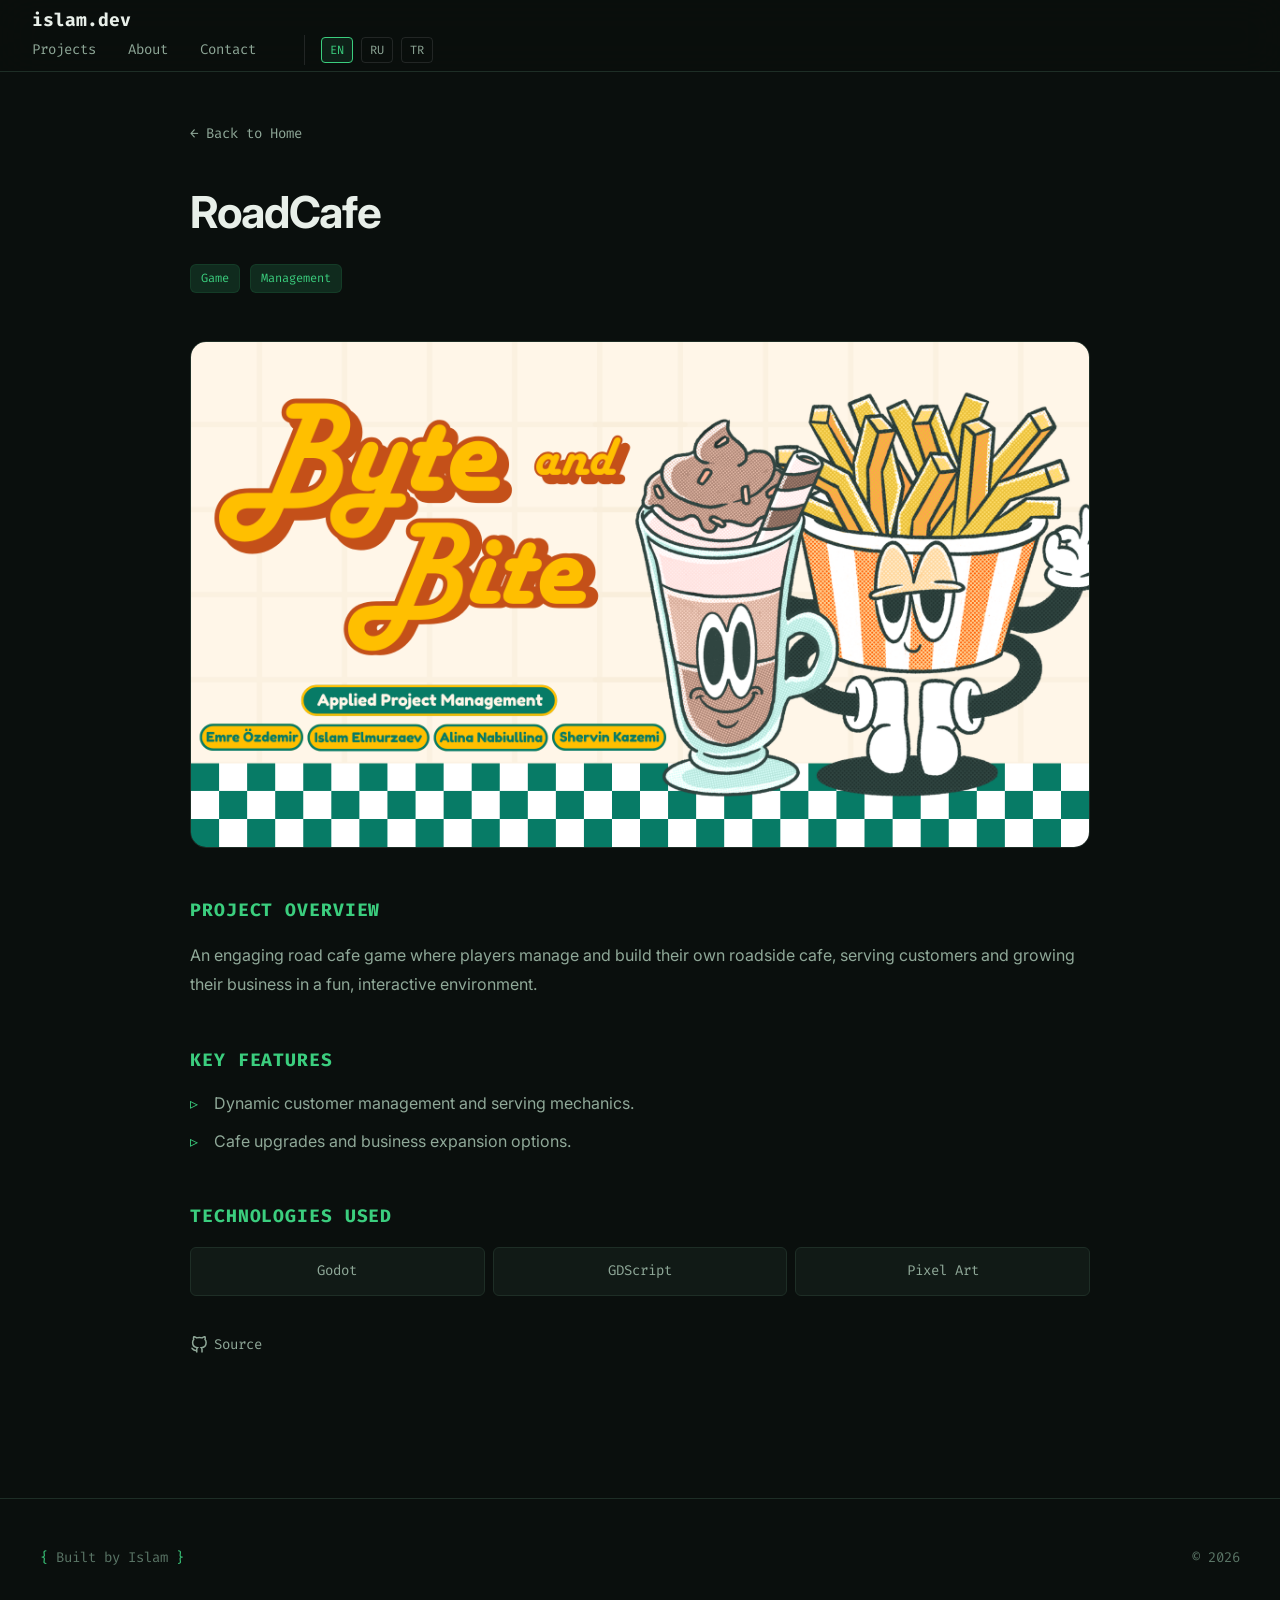
<file: project-roadcafe.html>
<!DOCTYPE html>
<html lang="en">

<head>
  <meta charset="UTF-8">
  <meta name="viewport" content="width=device-width, initial-scale=1.0">
  <title>RoadCafe Project | Islam's Portfolio</title>
  <link rel="stylesheet" href="style.css">
  <link rel="preconnect" href="https://fonts.googleapis.com">
  <link rel="preconnect" href="https://fonts.gstatic.com" crossorigin>
  <link
    href="https://fonts.googleapis.com/css2?family=Fira+Code:wght@400;500;700&family=Inter:wght@400;500;600;700&display=swap"
    rel="stylesheet">
</head>

<body>

  <!-- Navigation -->
  <nav class="nav" id="nav">
    <div class="nav__content">
      <div class="nav__logo">
        <a href="index.html" class="nav__logo-name" style="text-decoration:none; color:inherit;">islam.dev</a>
      </div>
      <div class="nav__links">
        <a href="index.html#projects" class="nav__link" data-i18n="nav-projects">Projects</a>
        <a href="index.html#about" class="nav__link" data-i18n="nav-about">About</a>
        <a href="index.html#contact" class="nav__link" data-i18n="nav-contact">Contact</a>
        <div class="lang-switch">
          <button class="lang-btn active" data-lang="en">EN</button>
          <button class="lang-btn" data-lang="ru">RU</button>
          <button class="lang-btn" data-lang="tr">TR</button>
        </div>
      </div>
      <button class="nav__toggle" id="navToggle" aria-label="Toggle menu">
        <span></span>
        <span></span>
        <span></span>
      </button>
    </div>
  </nav>

  <!-- Mobile Menu -->
  <div class="mobile-menu" id="mobileMenu">
    <a href="index.html#projects" class="mobile-menu__link" data-i18n="nav-projects">Projects</a>
    <a href="index.html#about" class="mobile-menu__link" data-i18n="nav-about">About</a>
    <a href="index.html#contact" class="mobile-menu__link" data-i18n="nav-contact">Contact</a>
    <div class="lang-switch lang-switch--mobile">
      <button class="lang-btn active" data-lang="en">EN</button>
      <button class="lang-btn" data-lang="ru">RU</button>
      <button class="lang-btn" data-lang="tr">TR</button>
    </div>
  </div>

  <!-- Main Content -->
  <main class="project-page">

    <div class="project-header">
      <a href="index.html#projects" class="btn-back" data-i18n="proj-btn-back">&larr; Back to Home</a>
      <h1 class="project-header__title">RoadCafe</h1>
      <div class="project-header__tags">
        <span class="tag" data-i18n="tag-game">Game</span>
        <span class="tag" data-i18n="tag-management">Management</span>
      </div>
    </div>

    <div class="project-hero-media">
      <img src="assets/Byte.png" alt="RoadCafe Project">
    </div>

    <div class="project-section">
      <h2 class="project-section__title" data-i18n="proj-sec-overview">Project Overview</h2>
      <p data-i18n="proj-roadcafe-desc">
        An engaging road cafe game where players manage and build their own roadside cafe, serving customers and growing
        their business in a fun, interactive environment.
      </p>
    </div>

    <div class="project-section">
      <h2 class="project-section__title" data-i18n="proj-sec-features">Key Features</h2>
      <ul class="project-features-list">
        <li data-i18n="proj-roadcafe-feat1">Dynamic customer management and serving mechanics.</li>
        <li data-i18n="proj-roadcafe-feat2">Cafe upgrades and business expansion options.</li>
      </ul>
    </div>

    <div class="project-section">
      <h2 class="project-section__title" data-i18n="proj-sec-tech">Technologies Used</h2>
      <div class="tech-grid" style="margin-top: 10px;">
        <div class="tech-item">Godot</div>
        <div class="tech-item">GDScript</div>
        <div class="tech-item">Pixel Art</div>
      </div>

      <div class="project-links">
        <a href="https://github.com/Emreadam1/road_cafe" class="project-card__link" target="_blank" rel="noopener">
          <svg width="18" height="18" viewBox="0 0 24 24" fill="none" stroke="currentColor" stroke-width="2">
            <path
              d="M9 19c-5 1.5-5-2.5-7-3m14 6v-3.87a3.37 3.37 0 0 0-.94-2.61c3.14-.35 6.44-1.54 6.44-7A5.44 5.44 0 0 0 20 4.77 5.07 5.07 0 0 0 19.91 1S18.73.65 16 2.48a13.38 13.38 0 0 0-7 0C6.27.65 5.09 1 5.09 1A5.07 5.07 0 0 0 5 4.77a5.44 5.44 0 0 0-1.5 3.78c0 5.42 3.3 6.61 6.44 7A3.37 3.37 0 0 0 9 18.13V22">
            </path>
          </svg>
          <span data-i18n="proj-link-source">Source</span>
        </a>
      </div>
    </div>
  </main>

  <!-- Footer -->
  <footer class="footer" style="margin-top: 40px;">
    <div class="footer__content">
      <span class="footer__text">
        <span class="footer__bracket">{</span> <span data-i18n="footer-text">Built by Islam</span> <span
          class="footer__bracket">}</span>
      </span>
      <span class="footer__year">© 2026</span>
    </div>
  </footer>

  <script src="translations.js"></script>
  <script src="script.js"></script>
</body>

</html>
</file>
<file: style.css>
/* ============================================
   DESIGN TOKENS
   ============================================ */
:root {
  /* Colors — Dark + Green/Emerald */
  --c-bg-primary: #0a0f0d;
  --c-bg-secondary: #0f1613;
  --c-bg-card: #111a16;
  --c-bg-card-hover: #162018;
  --c-bg-elevated: #1a2620;
  --c-border: #1e2e26;
  --c-border-hover: #2a4035;

  --c-green-50: #edfcf2;
  --c-green-100: #d3f9e0;
  --c-green-200: #aaf0c4;
  --c-green-300: #73e2a3;
  --c-green-400: #3bce7e;
  --c-green-500: #16b364;
  --c-green-600: #0a9952;
  --c-green-700: #087443;
  --c-green-800: #095c37;
  --c-green-900: #084c2e;
  --c-accent: #3bce7e;
  --c-accent-dim: rgba(59, 206, 126, 0.15);
  --c-accent-glow: rgba(59, 206, 126, 0.3);

  --c-text-primary: #e8efe9;
  --c-text-secondary: #8fa898;
  --c-text-muted: #5a7566;

  /* Typography */
  --ff-sans: 'Inter', -apple-system, BlinkMacSystemFont, sans-serif;
  --ff-mono: 'JetBrains Mono', 'Fira Code', monospace;

  --fs-xs: 0.75rem;
  --fs-sm: 0.875rem;
  --fs-base: 1rem;
  --fs-lg: 1.125rem;
  --fs-xl: 1.25rem;
  --fs-2xl: 1.5rem;
  --fs-3xl: 2rem;
  --fs-4xl: 2.75rem;
  --fs-5xl: 3.5rem;

  --fw-light: 300;
  --fw-regular: 400;
  --fw-medium: 500;
  --fw-semibold: 600;
  --fw-bold: 700;

  /* Spacing */
  --space-xs: 0.25rem;
  --space-sm: 0.5rem;
  --space-md: 1rem;
  --space-lg: 1.5rem;
  --space-xl: 2rem;
  --space-2xl: 3rem;
  --space-3xl: 4rem;
  --space-4xl: 6rem;

  /* Borders */
  --radius-sm: 6px;
  --radius-md: 10px;
  --radius-lg: 16px;
  --radius-xl: 24px;

  /* Transitions */
  --transition-fast: 150ms cubic-bezier(0.4, 0, 0.2, 1);
  --transition-base: 250ms cubic-bezier(0.4, 0, 0.2, 1);
  --transition-slow: 400ms cubic-bezier(0.4, 0, 0.2, 1);
  --transition-spring: 500ms cubic-bezier(0.34, 1.56, 0.64, 1);

  /* Layout */
  --max-width: 1200px;
  --nav-height: 72px;
}


/* ============================================
   RESET & BASE
   ============================================ */
*,
*::before,
*::after {
  box-sizing: border-box;
  margin: 0;
  padding: 0;
}

html {
  scroll-behavior: smooth;
  -webkit-font-smoothing: antialiased;
  -moz-osx-font-smoothing: grayscale;
}

body {
  font-family: var(--ff-sans);
  font-size: var(--fs-base);
  color: var(--c-text-primary);
  background: var(--c-bg-primary);
  line-height: 1.6;
  overflow-x: hidden;
  position: relative;
}

a {
  color: inherit;
  text-decoration: none;
}

img, video {
  max-width: 100%;
  display: block;
}


/* ============================================
   BACKGROUND EFFECTS
   ============================================ */
.bg-grid {
  position: fixed;
  inset: 0;
  z-index: 0;
  background-image:
    linear-gradient(rgba(59, 206, 126, 0.03) 1px, transparent 1px),
    linear-gradient(90deg, rgba(59, 206, 126, 0.03) 1px, transparent 1px);
  background-size: 60px 60px;
  pointer-events: none;
}

.bg-glow {
  position: fixed;
  top: -30%;
  left: -10%;
  width: 60%;
  height: 60%;
  background: radial-gradient(circle, rgba(59, 206, 126, 0.06) 0%, transparent 70%);
  z-index: 0;
  pointer-events: none;
  animation: bgFloat 20s ease-in-out infinite alternate;
}

@keyframes bgFloat {
  0% { transform: translate(0, 0) scale(1); }
  50% { transform: translate(20%, 15%) scale(1.1); }
  100% { transform: translate(-5%, 30%) scale(0.95); }
}


/* ============================================
   NAVIGATION
   ============================================ */
.nav {
  position: fixed;
  top: 0;
  left: 0;
  right: 0;
  z-index: 100;
  height: var(--nav-height);
  display: flex;
  align-items: center;
  justify-content: space-between;
  padding: 0 var(--space-xl);
  background: rgba(10, 15, 13, 0.7);
  backdrop-filter: blur(20px);
  -webkit-backdrop-filter: blur(20px);
  border-bottom: 1px solid var(--c-border);
  transition: background var(--transition-base);
}

.nav__logo {
  font-family: var(--ff-mono);
  font-size: var(--fs-lg);
  font-weight: var(--fw-bold);
  display: flex;
  align-items: center;
  gap: 2px;
  transition: transform var(--transition-spring);
}

.nav__logo:hover {
  transform: scale(1.05);
}

.nav__logo-bracket {
  color: var(--c-accent);
}

.nav__logo-name {
  color: var(--c-text-primary);
}

.nav__links {
  display: flex;
  gap: var(--space-xl);
}

.nav__link {
  font-family: var(--ff-mono);
  font-size: var(--fs-sm);
  color: var(--c-text-secondary);
  position: relative;
  padding: var(--space-xs) 0;
  transition: color var(--transition-fast);
}

.nav__link::after {
  content: '';
  position: absolute;
  bottom: -2px;
  left: 0;
  width: 0;
  height: 2px;
  background: var(--c-accent);
  transition: width var(--transition-base);
  border-radius: 2px;
}

.nav__link:hover {
  color: var(--c-accent);
}

.nav__link:hover::after {
  width: 100%;
}

/* Language Switcher */
.lang-switch {
  display: flex;
  align-items: center;
  gap: 8px;
  margin-left: var(--space-md);
  padding-left: var(--space-md);
  border-left: 1px solid rgba(255, 255, 255, 0.1);
}

.lang-switch--mobile {
  margin: var(--space-md) 0 0 0;
  padding: var(--space-md) 0 0 0;
  border-left: none;
  border-top: 1px solid rgba(255, 255, 255, 0.1);
  justify-content: center;
}

.lang-btn {
  background: transparent;
  border: 1px solid rgba(255, 255, 255, 0.1);
  color: var(--c-text-secondary);
  font-family: var(--ff-mono);
  font-size: 12px;
  padding: 4px 8px;
  border-radius: 4px;
  cursor: pointer;
  transition: all var(--transition-fast);
}

.lang-btn:hover {
  color: var(--c-text-primary);
  border-color: rgba(255, 255, 255, 0.3);
}

.lang-btn.active {
  background: rgba(59, 206, 126, 0.1);
  color: var(--c-accent);
  border-color: var(--c-accent);
}

.nav__toggle {
  display: none;
  flex-direction: column;
  gap: 5px;
  background: none;
  border: none;
  cursor: pointer;
  padding: 4px;
}

.nav__toggle span {
  width: 24px;
  height: 2px;
  background: var(--c-text-primary);
  border-radius: 2px;
  transition: var(--transition-base);
}

.nav__toggle.active span:nth-child(1) {
  transform: rotate(45deg) translate(5px, 5px);
}

.nav__toggle.active span:nth-child(2) {
  opacity: 0;
}

.nav__toggle.active span:nth-child(3) {
  transform: rotate(-45deg) translate(5px, -5px);
}

.mobile-menu {
  display: none;
  position: fixed;
  top: var(--nav-height);
  left: 0;
  right: 0;
  z-index: 99;
  background: rgba(10, 15, 13, 0.95);
  backdrop-filter: blur(20px);
  -webkit-backdrop-filter: blur(20px);
  border-bottom: 1px solid var(--c-border);
  flex-direction: column;
  padding: var(--space-lg);
  gap: var(--space-md);
  transform: translateY(-10px);
  opacity: 0;
  transition: var(--transition-base);
}

.mobile-menu.active {
  display: flex;
  transform: translateY(0);
  opacity: 1;
}

.mobile-menu__link {
  font-family: var(--ff-mono);
  font-size: var(--fs-lg);
  color: var(--c-text-secondary);
  padding: var(--space-sm) 0;
  transition: color var(--transition-fast);
}

.mobile-menu__link:hover {
  color: var(--c-accent);
}


/* ============================================
   HERO SECTION
   ============================================ */
.hero {
  position: relative;
  z-index: 1;
  min-height: 100vh;
  display: flex;
  align-items: center;
  justify-content: center;
  padding: calc(var(--nav-height) + var(--space-3xl)) var(--space-xl) var(--space-3xl);
}

.hero__content {
  max-width: 720px;
  text-align: center;
}

.hero__terminal {
  display: inline-block;
  margin-bottom: var(--space-2xl);
  text-align: left;
  border-radius: var(--radius-md);
  overflow: hidden;
  border: 1px solid var(--c-border);
  box-shadow:
    0 4px 24px rgba(0, 0, 0, 0.3),
    0 0 60px rgba(59, 206, 126, 0.05);
  min-width: 380px;
}

.terminal__bar {
  display: flex;
  align-items: center;
  gap: 8px;
  padding: 10px 16px;
  background: var(--c-bg-elevated);
  border-bottom: 1px solid var(--c-border);
}

.terminal__dot {
  width: 12px;
  height: 12px;
  border-radius: 50%;
}

.terminal__dot--red { background: #ff5f57; }
.terminal__dot--yellow { background: #ffbd2e; }
.terminal__dot--green { background: #28ca42; }

.terminal__title {
  font-family: var(--ff-mono);
  font-size: var(--fs-xs);
  color: var(--c-text-muted);
  margin-left: auto;
}

.terminal__body {
  padding: 16px 20px;
  background: var(--c-bg-secondary);
  min-height: 48px;
}

.terminal__line {
  font-family: var(--ff-mono);
  font-size: var(--fs-sm);
  display: flex;
  align-items: center;
  gap: 8px;
}

.terminal__prompt {
  color: var(--c-accent);
  font-weight: var(--fw-bold);
}

.terminal__cmd {
  color: var(--c-text-primary);
}

.terminal__cursor {
  color: var(--c-accent);
  animation: blink 1s step-end infinite;
}

@keyframes blink {
  50% { opacity: 0; }
}

.hero__title {
  font-size: var(--fs-5xl);
  font-weight: var(--fw-bold);
  line-height: 1.1;
  margin-bottom: var(--space-md);
  letter-spacing: -0.02em;
}

.hero__name {
  background: linear-gradient(135deg, var(--c-green-300), var(--c-green-500));
  -webkit-background-clip: text;
  -webkit-text-fill-color: transparent;
  background-clip: text;
}

.hero__subtitle {
  font-family: var(--ff-mono);
  font-size: var(--fs-lg);
  color: var(--c-accent);
  margin-bottom: var(--space-md);
  opacity: 0.9;
}

.hero__description {
  font-size: var(--fs-lg);
  color: var(--c-text-secondary);
  max-width: 520px;
  margin: 0 auto var(--space-2xl);
  line-height: 1.7;
}

.hero__cta {
  display: flex;
  gap: var(--space-md);
  justify-content: center;
  flex-wrap: wrap;
}

.hero__scroll-indicator {
  position: absolute;
  bottom: var(--space-2xl);
  left: 50%;
  transform: translateX(-50%);
  display: flex;
  flex-direction: column;
  align-items: center;
  gap: var(--space-sm);
  color: var(--c-text-muted);
  font-family: var(--ff-mono);
  font-size: var(--fs-xs);
  text-transform: uppercase;
  letter-spacing: 0.15em;
  animation: scrollBounce 2s ease-in-out infinite;
}

.hero__scroll-line {
  width: 1px;
  height: 40px;
  background: linear-gradient(to bottom, var(--c-accent), transparent);
}

@keyframes scrollBounce {
  0%, 100% { transform: translateX(-50%) translateY(0); }
  50% { transform: translateX(-50%) translateY(8px); }
}


/* ============================================
   BUTTONS
   ============================================ */
.btn {
  display: inline-flex;
  align-items: center;
  gap: var(--space-sm);
  padding: 14px 28px;
  font-family: var(--ff-mono);
  font-size: var(--fs-sm);
  font-weight: var(--fw-medium);
  border-radius: var(--radius-md);
  cursor: pointer;
  transition: all var(--transition-base);
  border: none;
  position: relative;
  overflow: hidden;
}

.btn--primary {
  background: var(--c-accent);
  color: var(--c-bg-primary);
}

.btn--primary:hover {
  background: var(--c-green-300);
  transform: translateY(-2px);
  box-shadow: 0 8px 30px rgba(59, 206, 126, 0.3);
}

.btn--ghost {
  background: transparent;
  color: var(--c-accent);
  border: 1px solid var(--c-border);
}

.btn--ghost:hover {
  border-color: var(--c-accent);
  background: var(--c-accent-dim);
  transform: translateY(-2px);
}

.btn__icon {
  font-size: 10px;
}


/* ============================================
   SECTION HEADERS
   ============================================ */
.section__header {
  text-align: center;
  margin-bottom: var(--space-3xl);
}

.section__label {
  font-family: var(--ff-mono);
  font-size: var(--fs-sm);
  color: var(--c-accent);
  display: block;
  margin-bottom: var(--space-sm);
  letter-spacing: 0.05em;
}

.section__title {
  font-size: var(--fs-4xl);
  font-weight: var(--fw-bold);
  letter-spacing: -0.02em;
  margin-bottom: var(--space-md);
}

.section__desc {
  font-size: var(--fs-lg);
  color: var(--c-text-secondary);
  max-width: 520px;
  margin: 0 auto;
}


/* ============================================
   PROJECTS SECTION
   ============================================ */
.projects {
  position: relative;
  z-index: 1;
  padding: var(--space-4xl) var(--space-xl);
  max-width: var(--max-width);
  margin: 0 auto;
}

.projects__grid {
  display: grid;
  grid-template-columns: repeat(2, 1fr);
  gap: var(--space-xl);
}

.project-card {
  background: var(--c-bg-card);
  border: 1px solid var(--c-border);
  border-radius: var(--radius-lg);
  overflow: hidden;
  transition: all var(--transition-base);
  position: relative;
}

.project-card::before {
  content: '';
  position: absolute;
  inset: 0;
  border-radius: var(--radius-lg);
  padding: 1px;
  background: linear-gradient(135deg, transparent, var(--c-accent-dim), transparent);
  -webkit-mask: linear-gradient(#fff 0 0) content-box, linear-gradient(#fff 0 0);
  mask: linear-gradient(#fff 0 0) content-box, linear-gradient(#fff 0 0);
  -webkit-mask-composite: xor;
  mask-composite: exclude;
  opacity: 0;
  transition: opacity var(--transition-base);
  pointer-events: none;
}

.project-card:hover {
  transform: translateY(-4px);
  border-color: var(--c-border-hover);
  box-shadow:
    0 12px 40px rgba(0, 0, 0, 0.3),
    0 0 40px rgba(59, 206, 126, 0.05);
}

.project-card:hover::before {
  opacity: 1;
}

.project-card__media {
  aspect-ratio: 16 / 10;
  overflow: hidden;
  position: relative;
  background: var(--c-bg-secondary);
}

.project-card__media img,
.project-card__media video {
  width: 100%;
  height: 100%;
  object-fit: cover;
  transition: transform var(--transition-slow);
}

.project-card:hover .project-card__media img,
.project-card:hover .project-card__media video {
  transform: scale(1.03);
}

.project-card__placeholder {
  width: 100%;
  height: 100%;
  display: flex;
  flex-direction: column;
  align-items: center;
  justify-content: center;
  gap: var(--space-sm);
  color: var(--c-text-muted);
  background:
    repeating-linear-gradient(
      -45deg,
      transparent,
      transparent 10px,
      rgba(59, 206, 126, 0.02) 10px,
      rgba(59, 206, 126, 0.02) 20px
    );
}

.project-card__placeholder-icon {
  font-size: var(--fs-4xl);
  opacity: 0.5;
}

.project-card__placeholder-text {
  font-family: var(--ff-mono);
  font-size: var(--fs-xs);
  opacity: 0.5;
}

.project-card__content {
  padding: var(--space-xl);
}

.project-card__tags {
  display: flex;
  gap: var(--space-sm);
  margin-bottom: var(--space-md);
  flex-wrap: wrap;
}

.tag {
  font-family: var(--ff-mono);
  font-size: var(--fs-xs);
  color: var(--c-accent);
  background: var(--c-accent-dim);
  padding: 4px 10px;
  border-radius: var(--radius-sm);
  border: 1px solid rgba(59, 206, 126, 0.1);
}

.project-card__title {
  font-size: var(--fs-xl);
  font-weight: var(--fw-semibold);
  margin-bottom: var(--space-sm);
}

.project-card__desc {
  font-size: var(--fs-sm);
  color: var(--c-text-secondary);
  line-height: 1.7;
  margin-bottom: var(--space-lg);
}

.project-card__links {
  display: flex;
  gap: var(--space-md);
}

.project-card__link {
  display: inline-flex;
  align-items: center;
  gap: 6px;
  font-family: var(--ff-mono);
  font-size: var(--fs-sm);
  color: var(--c-text-secondary);
  padding: 6px 0;
  transition: color var(--transition-fast);
}

.project-card__link:hover {
  color: var(--c-accent);
}

.project-card__link svg {
  transition: transform var(--transition-spring);
}

.project-card__link:hover svg {
  transform: translateY(-1px);
}


/* ============================================
   ABOUT SECTION
   ============================================ */
.about {
  position: relative;
  z-index: 1;
  padding: var(--space-4xl) var(--space-xl);
  max-width: var(--max-width);
  margin: 0 auto;
}

.about__content {
  max-width: 720px;
  margin: 0 auto;
}

.about__text {
  margin-bottom: var(--space-2xl);
}

.about__text p {
  font-size: var(--fs-lg);
  color: var(--c-text-secondary);
  line-height: 1.8;
  margin-bottom: var(--space-md);
}

.about__stats {
  display: grid;
  grid-template-columns: repeat(3, 1fr);
  gap: var(--space-lg);
  margin-bottom: var(--space-2xl);
  padding: var(--space-xl);
  background: var(--c-bg-card);
  border: 1px solid var(--c-border);
  border-radius: var(--radius-lg);
}

.stat {
  text-align: center;
}

.stat__number {
  display: block;
  font-size: var(--fs-4xl);
  font-weight: var(--fw-bold);
  color: var(--c-accent);
  font-family: var(--ff-mono);
  line-height: 1.2;
}

.stat__label {
  font-size: var(--fs-sm);
  color: var(--c-text-muted);
  font-family: var(--ff-mono);
  text-transform: uppercase;
  letter-spacing: 0.1em;
}

.about__tech-title {
  font-family: var(--ff-mono);
  font-size: var(--fs-sm);
  color: var(--c-text-muted);
  text-transform: uppercase;
  letter-spacing: 0.1em;
  margin-bottom: var(--space-lg);
}

.tech-grid {
  display: grid;
  grid-template-columns: repeat(3, 1fr);
  gap: var(--space-sm);
}

.tech-item {
  font-family: var(--ff-mono);
  font-size: var(--fs-sm);
  color: var(--c-text-secondary);
  padding: 12px 16px;
  background: var(--c-bg-card);
  border: 1px solid var(--c-border);
  border-radius: var(--radius-sm);
  text-align: center;
  transition: all var(--transition-base);
}

.tech-item:hover {
  border-color: var(--c-accent);
  color: var(--c-accent);
  background: var(--c-accent-dim);
  transform: translateY(-2px);
}


/* ============================================
   ACCORDION (Expandable Sections)
   ============================================ */
.accordion-group {
  margin-top: var(--space-2xl);
  display: flex;
  flex-direction: column;
  gap: var(--space-sm);
}

.accordion {
  border: 1px solid var(--c-border);
  border-radius: var(--radius-md);
  background: var(--c-bg-card);
  overflow: hidden;
  transition: border-color var(--transition-base), box-shadow var(--transition-base);
}

.accordion:hover {
  border-color: var(--c-border-hover);
}

.accordion.active {
  border-color: rgba(59, 206, 126, 0.25);
  box-shadow: 0 4px 20px rgba(0, 0, 0, 0.15), 0 0 30px rgba(59, 206, 126, 0.03);
}

.accordion__trigger {
  width: 100%;
  display: flex;
  align-items: center;
  gap: var(--space-md);
  padding: 18px 20px;
  background: none;
  border: none;
  color: var(--c-text-primary);
  cursor: pointer;
  font-family: var(--ff-sans);
  font-size: var(--fs-base);
  font-weight: var(--fw-medium);
  text-align: left;
  transition: background var(--transition-fast);
}

.accordion__trigger:hover {
  background: rgba(59, 206, 126, 0.03);
}

.accordion__icon {
  font-size: var(--fs-xl);
  line-height: 1;
}

.accordion__title {
  flex: 1;
  font-family: var(--ff-mono);
  font-size: var(--fs-sm);
  letter-spacing: 0.02em;
}

.accordion__arrow {
  color: var(--c-text-muted);
  transition: transform var(--transition-base), color var(--transition-base);
  flex-shrink: 0;
}

.accordion.active .accordion__arrow {
  transform: rotate(180deg);
  color: var(--c-accent);
}

.accordion__panel {
  max-height: 0;
  overflow: hidden;
  transition: max-height 0.4s cubic-bezier(0.4, 0, 0.2, 1);
}

.accordion__content {
  padding: 0 20px 20px;
  border-top: 1px solid var(--c-border);
}

.accordion__content p,
.accordion__content ul {
  font-size: var(--fs-sm);
  color: var(--c-text-secondary);
  line-height: 1.8;
  margin-top: 16px;
}

.accordion__content ul {
  padding-left: 20px;
  list-style-type: square;
}

.accordion__content li {
  margin-bottom: 8px;
}

.accordion__content li:last-child {
  margin-bottom: 0;
}

.accordion__content strong {
  color: var(--c-text-primary);
  font-weight: var(--fw-semibold);
}

.accordion__content h4 {
  font-family: var(--ff-mono);
  font-size: var(--fs-sm);
  color: var(--c-accent);
  margin-top: 24px;
  text-transform: uppercase;
  letter-spacing: 0.05em;
}

.accordion__content h4:first-child {
  margin-top: 16px;
}


/* ============================================
   CONTACT SECTION
   ============================================ */
.contact {
  position: relative;
  z-index: 1;
  padding: var(--space-4xl) var(--space-xl);
  max-width: var(--max-width);
  margin: 0 auto;
}

.contact__links {
  display: grid;
  grid-template-columns: repeat(3, 1fr);
  gap: var(--space-lg);
  max-width: 720px;
  margin: 0 auto;
}

.contact-card {
  display: flex;
  flex-direction: column;
  align-items: center;
  gap: var(--space-sm);
  padding: var(--space-2xl) var(--space-xl);
  background: var(--c-bg-card);
  border: 1px solid var(--c-border);
  border-radius: var(--radius-lg);
  transition: all var(--transition-base);
  text-align: center;
}

.contact-card:hover {
  border-color: var(--c-accent);
  background: var(--c-bg-card-hover);
  transform: translateY(-4px);
  box-shadow: 0 8px 30px rgba(0, 0, 0, 0.2);
}

.contact-card__icon {
  color: var(--c-accent);
  margin-bottom: var(--space-xs);
  transition: transform var(--transition-spring);
}

.contact-card:hover .contact-card__icon {
  transform: scale(1.1);
}

.contact-card__label {
  font-family: var(--ff-mono);
  font-size: var(--fs-sm);
  color: var(--c-text-primary);
  font-weight: var(--fw-medium);
}

.contact-card__value {
  font-size: var(--fs-xs);
  color: var(--c-text-muted);
}


/* ============================================
   FOOTER
   ============================================ */
.footer {
  position: relative;
  z-index: 1;
  padding: var(--space-2xl) var(--space-xl);
  border-top: 1px solid var(--c-border);
}

.footer__content {
  max-width: var(--max-width);
  margin: 0 auto;
  display: flex;
  justify-content: space-between;
  align-items: center;
}

.footer__text {
  font-family: var(--ff-mono);
  font-size: var(--fs-sm);
  color: var(--c-text-muted);
}

.footer__bracket {
  color: var(--c-accent);
}

.footer__year {
  font-family: var(--ff-mono);
  font-size: var(--fs-sm);
  color: var(--c-text-muted);
}


/* ============================================
   SCROLL REVEAL ANIMATION
   ============================================ */
.project-card,
.about__text,
.about__stats,
.about__tech,
.contact-card {
  opacity: 0;
  transform: translateY(30px);
  transition: opacity 0.6s ease, transform 0.6s ease;
}

.project-card.visible,
.about__text.visible,
.about__stats.visible,
.about__tech.visible,
.contact-card.visible {
  opacity: 1;
  transform: translateY(0);
}

/* Staggered animation delays for project cards */
.project-card:nth-child(1) { transition-delay: 0ms; }
.project-card:nth-child(2) { transition-delay: 100ms; }
.project-card:nth-child(3) { transition-delay: 200ms; }
.project-card:nth-child(4) { transition-delay: 300ms; }

/* Staggered animation for contact cards */
.contact-card:nth-child(1) { transition-delay: 0ms; }
.contact-card:nth-child(2) { transition-delay: 100ms; }
.contact-card:nth-child(3) { transition-delay: 200ms; }


/* ============================================
   PROJECT PAGE SPECIFIC STYLES
   ============================================ */
.project-page {
  padding-top: calc(var(--nav-height) + var(--space-2xl));
  max-width: 900px;
  margin: 0 auto;
  padding-bottom: var(--space-2xl);
}

.project-header {
  margin-bottom: var(--space-2xl);
}

.project-header .btn-back {
  display: inline-flex;
  align-items: center;
  gap: 8px;
  color: var(--c-text-secondary);
  text-decoration: none;
  font-family: var(--ff-mono);
  font-size: var(--fs-sm);
  margin-bottom: var(--space-xl);
  transition: color var(--transition-fast);
}

.project-header .btn-back:hover {
  color: var(--c-accent);
}

.project-header__title {
  font-size: var(--fs-4xl);
  font-weight: var(--fw-bold);
  color: var(--c-text-primary);
  margin-bottom: var(--space-md);
  letter-spacing: -0.03em;
}

.project-header__tags {
  display: flex;
  gap: 10px;
  flex-wrap: wrap;
  margin-bottom: var(--space-xl);
}

.project-hero-media {
  width: 100%;
  border-radius: var(--radius-lg);
  overflow: hidden;
  border: 1px solid var(--c-border);
  background: var(--c-bg-card);
  margin-bottom: var(--space-2xl);
}

.project-hero-media img,
.project-hero-media video {
  width: 100%;
  height: auto;
  display: block;
}

.project-section {
  margin-bottom: var(--space-2xl);
}

.project-section__title {
  font-family: var(--ff-mono);
  font-size: var(--fs-lg);
  color: var(--c-accent);
  margin-bottom: var(--space-md);
  text-transform: uppercase;
  letter-spacing: 0.05em;
}

.project-section p {
  color: var(--c-text-secondary);
  font-size: var(--fs-base);
  line-height: 1.8;
  margin-bottom: var(--space-md);
}

.project-features-list {
  list-style: none;
  padding: 0;
  margin: 0;
}

.project-features-list li {
  position: relative;
  padding-left: 24px;
  margin-bottom: 12px;
  color: var(--c-text-secondary);
  line-height: 1.6;
}

.project-features-list li::before {
  content: '▹';
  position: absolute;
  left: 0;
  color: var(--c-accent);
  font-family: var(--ff-mono);
}

.project-links {
  display: flex;
  gap: var(--space-md);
  margin-top: var(--space-xl);
}


/* ============================================
   RESPONSIVE
   ============================================ */
@media (max-width: 900px) {
  .projects__grid {
    grid-template-columns: 1fr;
  }

  .hero__title {
    font-size: var(--fs-4xl);
  }

  .section__title {
    font-size: var(--fs-3xl);
  }

  .contact__links {
    grid-template-columns: 1fr;
  }

  .tech-grid {
    grid-template-columns: repeat(2, 1fr);
  }
}

@media (max-width: 640px) {
  :root {
    --nav-height: 60px;
  }

  .nav__links {
    display: none;
  }

  .nav__toggle {
    display: flex;
  }

  .hero {
    padding: calc(var(--nav-height) + var(--space-2xl)) var(--space-md) var(--space-2xl);
  }

  .hero__title {
    font-size: var(--fs-3xl);
  }

  .hero__terminal {
    min-width: 0;
    width: 100%;
  }

  .hero__description {
    font-size: var(--fs-base);
  }

  .projects,
  .about,
  .contact {
    padding: var(--space-3xl) var(--space-md);
  }

  .about__stats {
    grid-template-columns: repeat(3, 1fr);
    gap: var(--space-sm);
    padding: var(--space-lg);
  }

  .stat__number {
    font-size: var(--fs-2xl);
  }

  .tech-grid {
    grid-template-columns: repeat(2, 1fr);
  }

  .footer__content {
    flex-direction: column;
    gap: var(--space-sm);
  }
}
</file>
